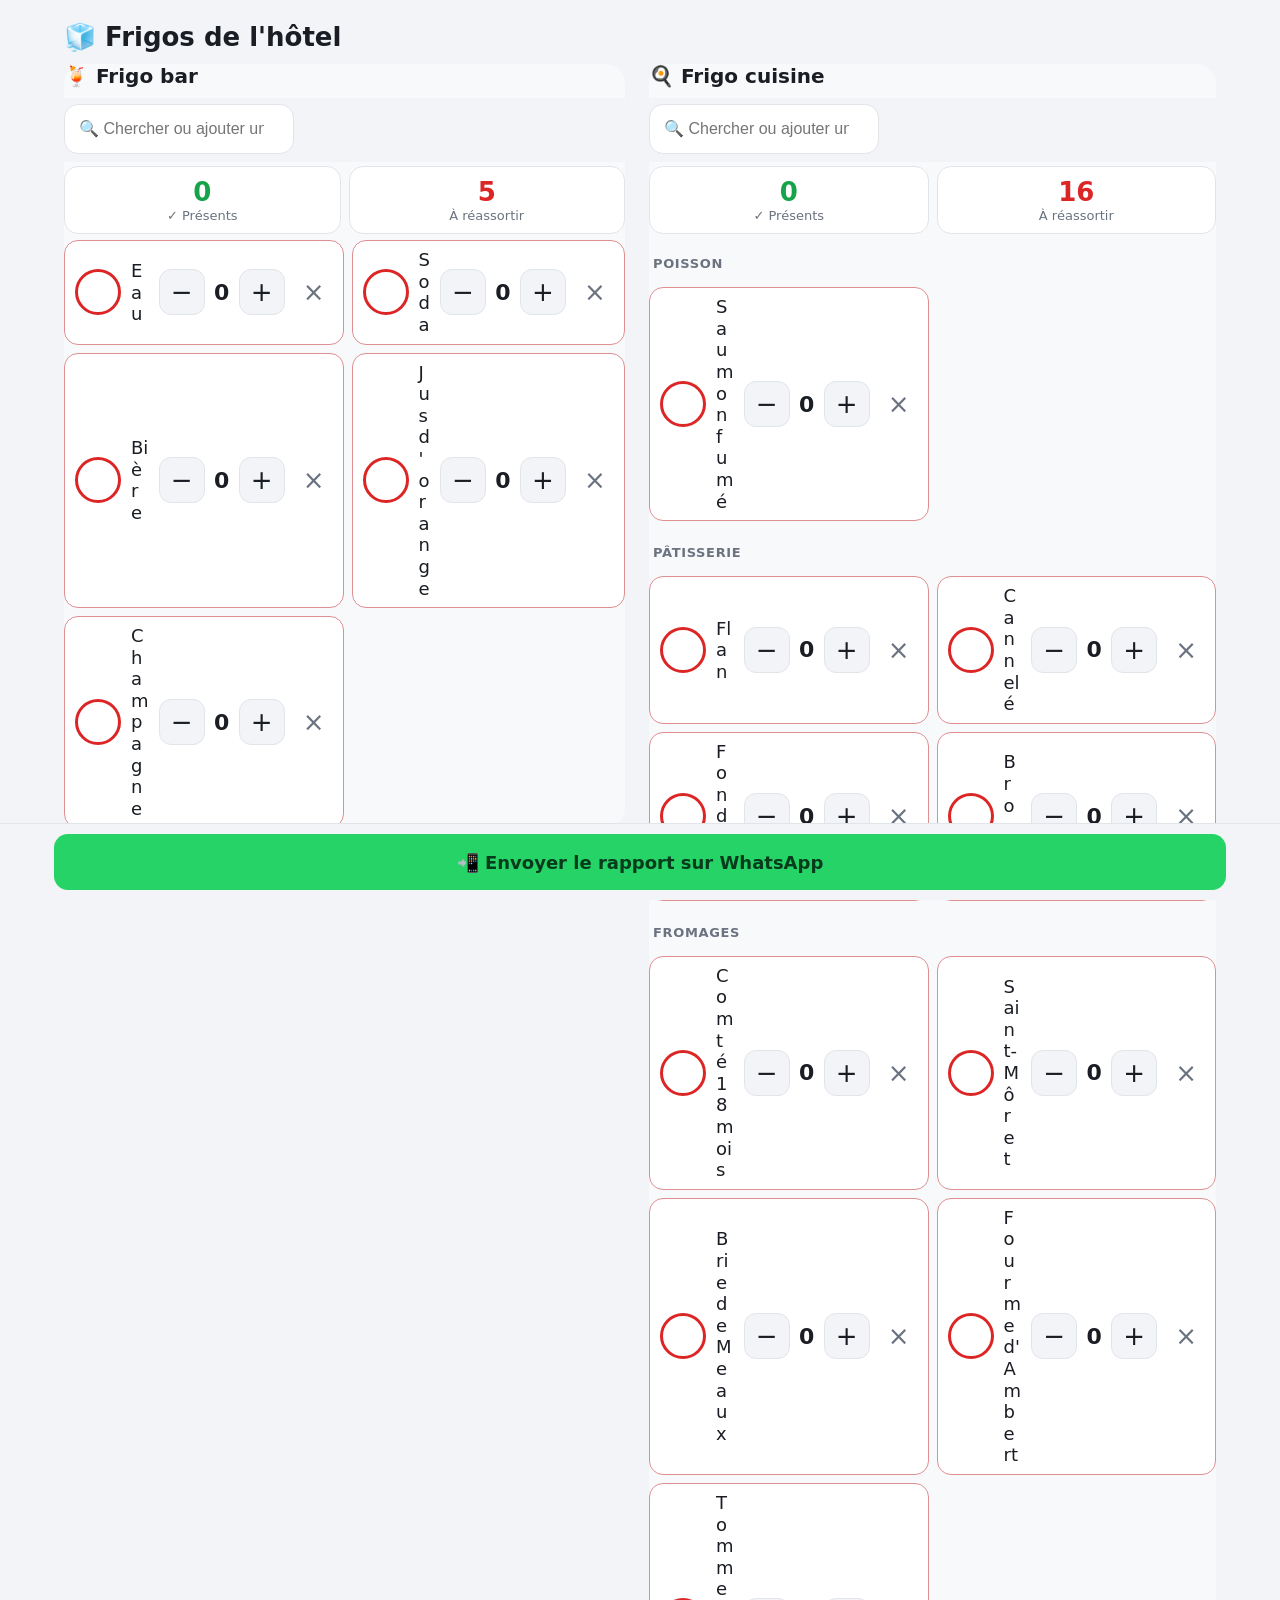
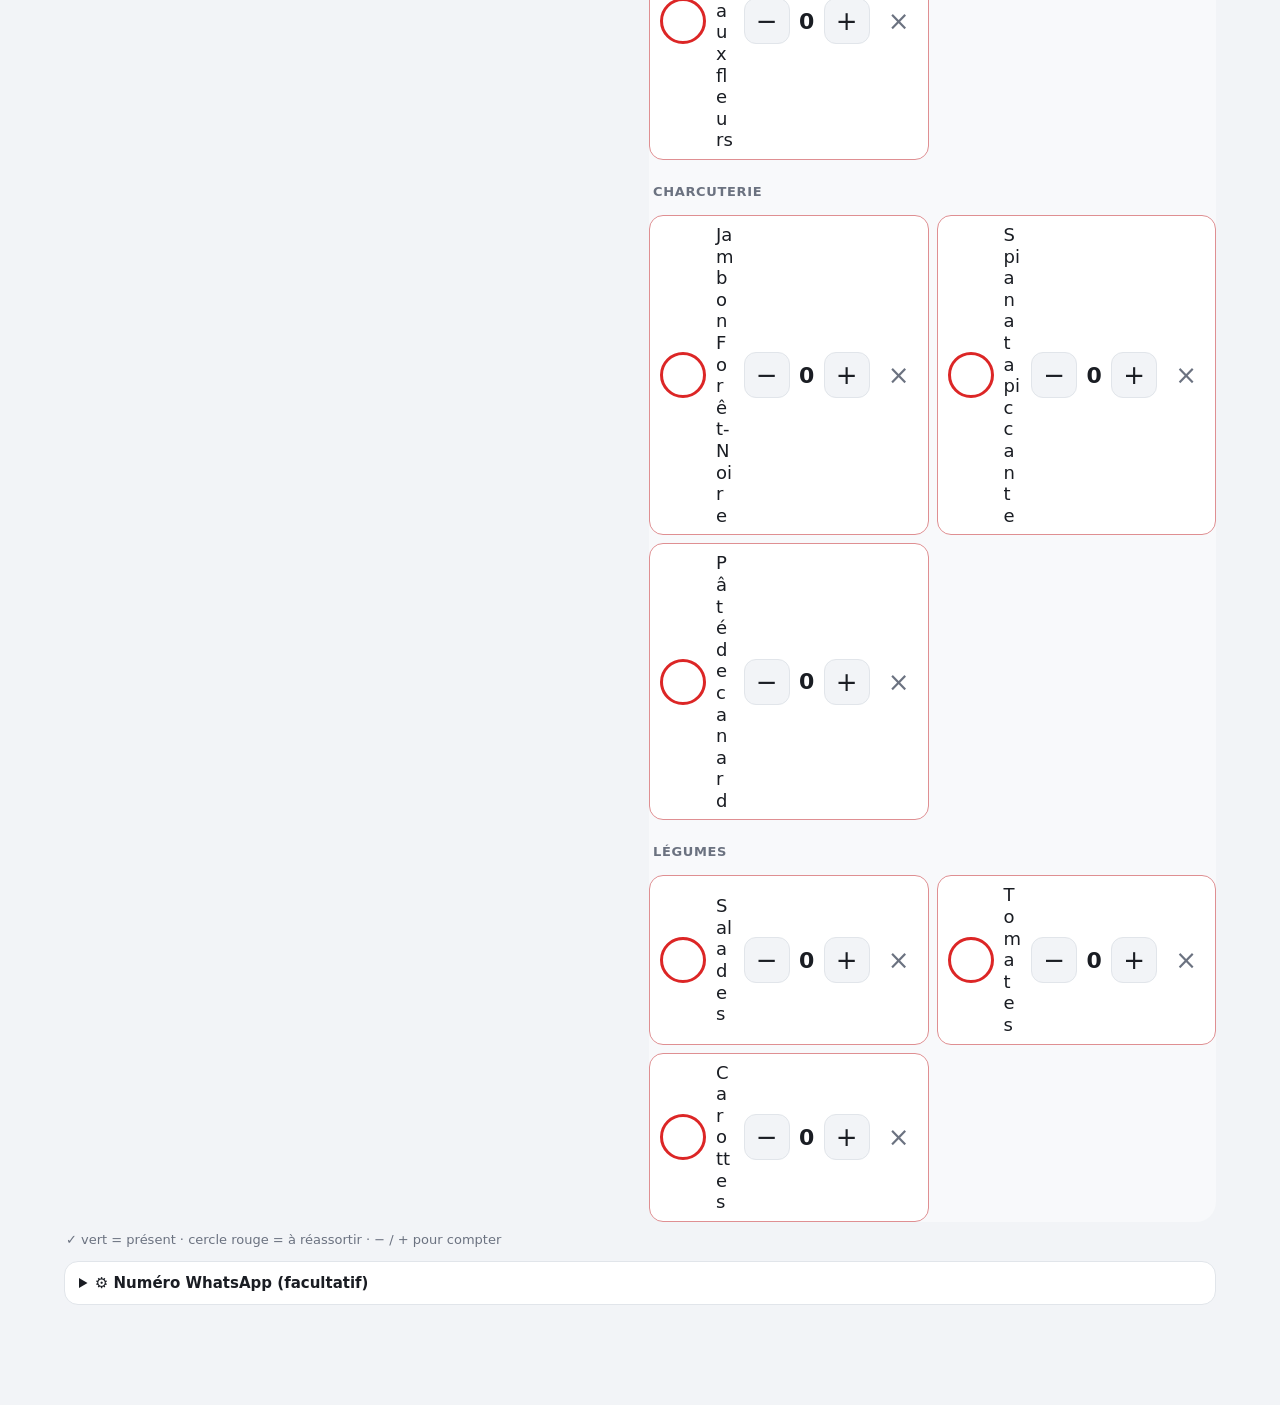
<file: frigos-hotel (1).html>
<!DOCTYPE html>
<html lang="fr">
<head>
<meta charset="utf-8">
<meta name="viewport" content="width=device-width, initial-scale=1, viewport-fit=cover">
<meta name="apple-mobile-web-app-capable" content="yes">
<meta name="mobile-web-app-capable" content="yes">
<meta name="apple-mobile-web-app-title" content="Frigos">
<meta name="theme-color" content="#0f766e">
<title>Frigos de l'hôtel</title>
<style>
:root{--bg:#f2f4f7;--card:#fff;--tx:#1a1d23;--mu:#6b7280;--bd:#e1e5ea;--ac:#0f766e;--ok:#16a34a;--out:#dc2626;
box-sizing:border-box;padding-top:env(safe-area-inset-top,0px)}
@media (prefers-color-scheme:dark){:root:not([data-theme="light"]){--bg:#0f1318;--card:#1a2028;--tx:#eef0f3;--mu:#9aa3af;--bd:#2b323c;--ac:#2dd4bf}}
:root[data-theme="dark"]{--bg:#0f1318;--card:#1a2028;--tx:#eef0f3;--mu:#9aa3af;--bd:#2b323c;--ac:#2dd4bf}
*{box-sizing:border-box;-webkit-tap-highlight-color:transparent}
html{-webkit-text-size-adjust:100%}
body{margin:0;background:var(--bg);color:var(--tx);font-family:system-ui,-apple-system,Segoe UI,Roboto,sans-serif;touch-action:manipulation;-webkit-user-select:none;user-select:none}
button{font-family:inherit;cursor:pointer}
main{max-width:1200px;margin:0 auto;padding:14px 14px calc(96px + env(safe-area-inset-bottom,0px))}
h1{font-size:22px;margin:2px 0 12px}
.tabs{display:grid;grid-template-columns:1fr 1fr;gap:8px;margin-bottom:12px}
.tab{min-height:52px;border-radius:14px;border:1px solid var(--bd);background:var(--card);color:var(--tx);font-size:17px;font-weight:700}
.tab.on{background:var(--ac);color:#fff;border-color:var(--ac)}
.panels{display:block}
.panel{display:none}
.panel.on{display:block}
.ph{display:none;font-size:20px;font-weight:800;margin:0 0 10px}
.sum{display:flex;gap:8px;margin-bottom:6px}
.sum div{flex:1;background:var(--card);border:1px solid var(--bd);border-radius:14px;padding:10px;text-align:center;font-size:13px;color:var(--mu)}
.sum b{display:block;font-size:26px;line-height:1.2}
.g{font-size:13px;font-weight:800;letter-spacing:.05em;text-transform:uppercase;color:var(--mu);margin:16px 4px 8px;grid-column:1/-1}
.list{display:grid;grid-template-columns:1fr;gap:8px}
.item{display:flex;align-items:center;gap:10px;background:var(--card);border:1px solid var(--bd);border-radius:14px;padding:8px 10px;min-height:62px}
.item.ko{border-color:color-mix(in srgb,var(--out) 45%,var(--bd))}
.item .n{flex:1;font-size:18px;line-height:1.2;overflow-wrap:anywhere}
.ck{width:46px;height:46px;border-radius:50%;border:3px solid var(--out);background:none;color:#fff;font-size:24px;font-weight:800;flex:none;padding:0}
.ck.on{background:var(--ok);border-color:var(--ok)}
.q{display:flex;align-items:center;flex:none}
.q button{width:46px;height:46px;border-radius:12px;border:1px solid var(--bd);background:var(--bg);color:var(--tx);font-size:26px;line-height:1;padding:0}
.q button:active,.ck:active,.tab:active{transform:scale(.94)}
.q span{min-width:34px;text-align:center;font-weight:800;font-size:22px}
.x{border:0;background:none;color:var(--mu);font-size:26px;width:38px;height:46px;padding:0;flex:none}
.sr{position:sticky;top:env(safe-area-inset-top,0px);z-index:5;background:var(--bg);padding:6px 0 8px;margin-bottom:4px}
.addrow{width:100%;margin-bottom:10px;background:var(--ac)}
.none{grid-column:1/-1;color:var(--mu);text-align:center;padding:18px}
input{flex:1;min-width:0;min-height:50px;padding:0 14px;border-radius:14px;border:1px solid var(--bd);background:var(--card);color:var(--tx);font-size:16px;-webkit-user-select:text;user-select:text}
.btn{border:0;border-radius:14px;min-height:50px;padding:0 20px;background:var(--ac);color:#fff;font-weight:800;font-size:18px}
.hint{font-size:13px;color:var(--mu);margin:10px 2px}
details{margin-top:14px;background:var(--card);border:1px solid var(--bd);border-radius:14px;padding:12px 14px}
summary{font-weight:700;font-size:15px}
details input{width:100%;margin-top:10px}
.bar{position:fixed;left:0;right:0;bottom:0;padding:10px 14px calc(10px + env(safe-area-inset-bottom,0px));background:var(--bg);border-top:1px solid var(--bd)}
.wa{display:block;width:100%;max-width:1172px;margin:0 auto;background:#25d366;color:#073b1c;min-height:56px;font-size:18px}
@media (min-width:700px){
main{padding:20px 24px calc(100px + env(safe-area-inset-bottom,0px))}
h1{font-size:26px}
.tabs{display:none}
.panels{display:grid;grid-template-columns:1fr 1fr;gap:24px;align-items:start}
.panel{display:block;background:color-mix(in srgb,var(--card) 40%,transparent);border-radius:20px}
.ph{display:block}
}
@media (min-width:1100px){.list{grid-template-columns:1fr 1fr}}
</style>
</head>
<body>
<main>
<h1>🧊 Frigos de l'hôtel</h1>
<div class="tabs">
<button class="tab on" data-t="bar">🍹 Frigo bar</button>
<button class="tab" data-t="cuisine">🍳 Frigo cuisine</button>
</div>
<div class="panels" id="panels"></div>
<div class="hint">✓ vert = présent · cercle rouge = à réassortir · − / + pour compter</div>
<details>
<summary>⚙️ Numéro WhatsApp (facultatif)</summary>
<input id="tel" type="tel" inputmode="numeric" placeholder="ex. 33612345678">
</details>
</main>
<div class="bar"><button class="btn wa" id="send">📲 Envoyer le rapport sur WhatsApp</button></div>
<script>
var KEY='frigos-hotel-v2';
function mk(g,list){return list.map(function(n){return {n:n,g:g,q:0,ok:false}})}
var S={
bar:mk('',['Eau','Soda','Bière',"Jus d'orange",'Champagne']),
cuisine:[].concat(
mk('Poisson',['Saumon fumé']),
mk('Pâtisserie',['Flan','Cannelé','Fondant','Brownie']),
mk('Fromages',['Comté 18 mois','Saint-Môret','Brie de Meaux',"Fourme d'Ambert",'Tomme aux fleurs']),
mk('Charcuterie',['Jambon Forêt-Noire','Spianata piccante','Pâté de canard']),
mk('Légumes',['Salades','Tomates','Carottes'])),
tel:''};
var tab='bar',Q={bar:'',cuisine:''},F=[['bar','🍹 Frigo bar'],['cuisine','🍳 Frigo cuisine']];
try{var r=localStorage.getItem(KEY);if(r){var p=JSON.parse(r);if(p&&p.bar&&p.cuisine)S=p}}catch(e){}
function save(){try{localStorage.setItem(KEY,JSON.stringify(S))}catch(e){}}
function esc(t){return String(t).replace(/[&<>"]/g,function(c){return {'&':'&amp;','<':'&lt;','>':'&gt;','"':'&quot;'}[c]})}
function norm(t){return String(t).toLowerCase().normalize('NFD').replace(/[\u0300-\u036f]/g,'').trim()}
var P=document.getElementById('panels');
P.innerHTML=F.map(function(f){return '<section class="panel" data-f="'+f[0]+'"><h2 class="ph">'+f[1]+'</h2><div class="sr"><input type="search" placeholder="🔍 Chercher ou ajouter un produit…" autocomplete="off" autocapitalize="sentences" enterkeyhint="done"></div><div class="body"></div></section>'}).join('');
function body(f){
var a=S[f],q=norm(Q[f]),ok=a.filter(function(i){return i.ok}).length;
var h='<div class="sum"><div><b style="color:var(--ok)">'+ok+'</b>✓ Présents</div><div><b style="color:var(--out)">'+(a.length-ok)+'</b>À réassortir</div></div>';
if(q&&!a.some(function(i){return norm(i.n)===q}))h+='<button class="btn addrow" data-a="1">+ Ajouter « '+esc(Q[f].trim())+' »</button>';
h+='<div class="list">';
var lg=null,n=0;
a.forEach(function(i,k){
if(q&&norm(i.n).indexOf(q)<0)return;
n++;
var g=i.g||'';
if(g!==lg){if(g||lg!==null)h+='<div class="g">'+esc(g||'Autres')+'</div>';lg=g}
h+='<div class="item'+(i.ok?'':' ko')+'"><button class="ck'+(i.ok?' on':'')+'" data-k="'+k+'" aria-label="Présent">'+(i.ok?'✓':'')+'</button><span class="n">'+esc(i.n)+'</span><div class="q"><button data-m="'+k+'" aria-label="Moins">−</button><span>'+i.q+'</span><button data-p="'+k+'" aria-label="Plus">+</button></div><button class="x" data-d="'+k+'" aria-label="Supprimer">×</button></div>';
});
if(!n)h+='<div class="none">Aucun résultat</div>';
h+='</div>';
P.querySelector('.panel[data-f="'+f+'"] .body').innerHTML=h;
}
function render(){
F.forEach(function(f){body(f[0])});
document.querySelectorAll('.panel').forEach(function(p){p.classList.toggle('on',p.dataset.f===tab)});
document.querySelectorAll('.tab').forEach(function(b){b.classList.toggle('on',b.dataset.t===tab)});
}
function addItem(f){
var v=Q[f].trim();
if(!v||S[f].some(function(i){return norm(i.n)===norm(v)}))return;
S[f].push({n:v.charAt(0).toUpperCase()+v.slice(1),g:'',q:0,ok:false});
Q[f]='';P.querySelector('.panel[data-f="'+f+'"] input').value='';
save();body(f);
}
P.onclick=function(e){
var t=e.target.closest('button');if(!t)return;
var f=t.closest('.panel').dataset.f,a=S[f],d=t.dataset,i;
if(d.a){addItem(f);return}
if(d.k!==undefined){i=a[+d.k];i.ok=!i.ok}
else if(d.p!==undefined){i=a[+d.p];i.q++;i.ok=true}
else if(d.m!==undefined){i=a[+d.m];if(i.q>0)i.q--;if(i.q===0)i.ok=false}
else if(d.d!==undefined){a.splice(+d.d,1)}
else return;
save();body(f);
};
P.oninput=function(e){
if(e.target.tagName!=='INPUT')return;
var f=e.target.closest('.panel').dataset.f;Q[f]=e.target.value;body(f);
};
P.onkeydown=function(e){
if(e.key==='Enter'&&e.target.tagName==='INPUT'){addItem(e.target.closest('.panel').dataset.f);e.target.blur()}
};
document.querySelectorAll('.tab').forEach(function(b){b.onclick=function(){tab=b.dataset.t;render()}});
var tel=document.getElementById('tel');tel.value=S.tel||'';
tel.onchange=function(){S.tel=tel.value.replace(/\D/g,'');save()};
document.getElementById('send').onclick=function(){
var d=new Date().toLocaleDateString('fr-FR',{weekday:'long',day:'numeric',month:'long'});
var t='🧊 Rapport frigos — '+d+'\n';
F.forEach(function(g){
var a=S[g[0]],o=a.filter(function(i){return !i.ok}),k=a.filter(function(i){return i.ok});
t+='\n*'+g[1]+'*\n';
if(o.length)t+='❌ À réassortir : '+o.map(function(i){return i.n}).join(', ')+'\n';
t+='✅ OK : '+(k.length?k.map(function(i){return i.n+(i.q?' ×'+i.q:'')}).join(', '):'—')+'\n';
});
var n=(S.tel||'').replace(/\D/g,'');
var a=document.createElement('a');
a.href='https://wa.me/'+n+'?text='+encodeURIComponent(t);a.target='_blank';a.rel='noopener';
document.body.appendChild(a);a.click();a.remove();
};
render();
</script>
</body>
</html>
</file>
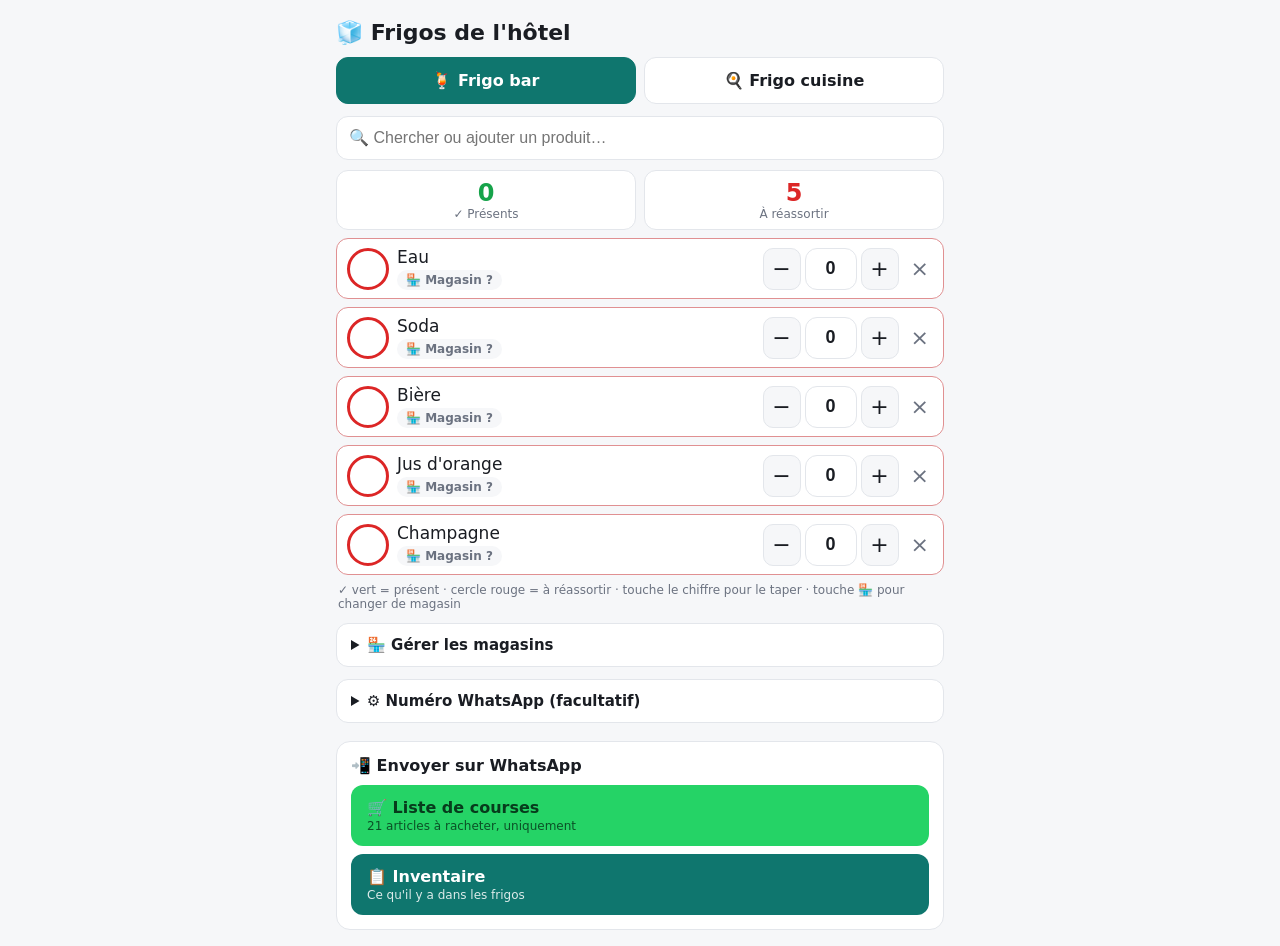
<file: frigos-hotel (2).html>
<!DOCTYPE html>
<html lang="fr">
<head>
<meta charset="utf-8">
<meta name="viewport" content="width=device-width, initial-scale=1, viewport-fit=cover">
<meta name="apple-mobile-web-app-capable" content="yes">
<meta name="mobile-web-app-capable" content="yes">
<meta name="apple-mobile-web-app-title" content="Frigos">
<meta name="theme-color" content="#0f766e">
<title>Frigos de l'hôtel</title>
<style>
:root{--bg:#f6f7f9;--card:#fff;--tx:#1a1d23;--mu:#6b7280;--bd:#e3e6eb;--ac:#0f766e;--ok:#16a34a;--out:#dc2626;
box-sizing:border-box;padding-top:env(safe-area-inset-top,0px);padding-bottom:env(safe-area-inset-bottom,0px)}
@media (prefers-color-scheme:dark){:root:not([data-theme="light"]){--bg:#111418;--card:#1b2027;--tx:#eef0f3;--mu:#9aa3af;--bd:#2b323c;--ac:#2dd4bf}}
:root[data-theme="dark"]{--bg:#111418;--card:#1b2027;--tx:#eef0f3;--mu:#9aa3af;--bd:#2b323c;--ac:#2dd4bf}
*{box-sizing:border-box;-webkit-tap-highlight-color:transparent}
html{-webkit-text-size-adjust:100%}
body{margin:0;background:var(--bg);color:var(--tx);font-family:system-ui,-apple-system,Segoe UI,Roboto,sans-serif;touch-action:manipulation}
button{font-family:inherit;cursor:pointer}
main{max-width:640px;margin:0 auto;padding:16px}
h1{font-size:22px;margin:4px 0 12px}
.tabs{display:grid;grid-template-columns:1fr 1fr;gap:8px;margin-bottom:12px}
.tab{padding:13px;border-radius:12px;border:1px solid var(--bd);background:var(--card);color:var(--tx);font-size:16px;font-weight:700}
.tab.on{background:var(--ac);color:#fff;border-color:var(--ac)}
input{min-width:0;padding:12px;border-radius:12px;border:1px solid var(--bd);background:var(--card);color:var(--tx);font-size:16px}
.s{width:100%;margin-bottom:10px}
.sum{display:flex;gap:8px;margin-bottom:8px}
.sum div{flex:1;background:var(--card);border:1px solid var(--bd);border-radius:12px;padding:8px;text-align:center;font-size:12px;color:var(--mu)}
.sum b{display:block;font-size:24px}
.btn{border:0;border-radius:12px;padding:13px 16px;background:var(--ac);color:#fff;font-weight:700;font-size:16px}
.addrow{width:100%;margin-bottom:8px}
.g{font-size:12px;font-weight:700;letter-spacing:.04em;text-transform:uppercase;color:var(--mu);margin:14px 4px 6px}
.item{display:flex;align-items:center;gap:8px;background:var(--card);border:1px solid var(--bd);border-radius:12px;padding:8px 10px;margin-bottom:8px}
.item.ko{border-color:color-mix(in srgb,var(--out) 45%,var(--bd))}
.nm{flex:1;min-width:0}
.n{display:block;font-size:17px;overflow-wrap:anywhere}
.shop{margin-top:3px;border:0;border-radius:999px;padding:3px 9px;font-size:12px;font-weight:600;background:color-mix(in srgb,var(--ac) 16%,transparent);color:var(--ac)}
.shop.no{background:var(--bg);color:var(--mu)}
.ck{width:42px;height:42px;border-radius:50%;border:3px solid var(--out);background:none;color:#fff;font-size:22px;font-weight:800;flex:none;padding:0}
.ck.on{background:var(--ok);border-color:var(--ok)}
.q{display:flex;align-items:center;gap:4px;flex:none}
.q button{width:38px;height:42px;border-radius:10px;border:1px solid var(--bd);background:var(--bg);color:var(--tx);font-size:22px;line-height:1;padding:0}
.qi{width:52px;height:42px;padding:0;text-align:center;font-weight:800;font-size:18px}
.x{border:0;background:none;color:var(--mu);font-size:22px;padding:4px 4px;flex:none}
.none{color:var(--mu);text-align:center;padding:18px}
.hint{font-size:12px;color:var(--mu);margin:8px 2px}
details{margin-top:12px;background:var(--card);border:1px solid var(--bd);border-radius:12px;padding:12px 14px}
summary{font-weight:700;font-size:15px}
.row{display:flex;gap:8px;margin-top:10px}
.row input{flex:1}
.chips{display:flex;flex-wrap:wrap;gap:6px;margin-top:10px}
.chip{display:inline-flex;align-items:center;gap:2px;background:var(--bg);border:1px solid var(--bd);border-radius:999px;padding:4px 4px 4px 12px;font-size:14px}
.chip button{border:0;background:none;color:var(--mu);font-size:18px;padding:0 6px}
.send{margin-top:18px;background:var(--card);border:1px solid var(--bd);border-radius:14px;padding:14px}
.lab{font-weight:800;margin-bottom:10px}
.send .btn{display:block;width:100%;text-align:left;margin-top:8px}
.send small{display:block;font-weight:500;font-size:12px;opacity:.85;margin-top:2px}
.wa{background:#25d366;color:#073b1c}
</style>
</head>
<body>
<main>
<h1>🧊 Frigos de l'hôtel</h1>
<div class="tabs">
<button class="tab on" data-t="bar">🍹 Frigo bar</button>
<button class="tab" data-t="cuisine">🍳 Frigo cuisine</button>
</div>
<input class="s" id="s" type="search" placeholder="🔍 Chercher ou ajouter un produit…" autocomplete="off" autocapitalize="sentences" enterkeyhint="done">
<div id="body"></div>
<div class="hint">✓ vert = présent · cercle rouge = à réassortir · touche le chiffre pour le taper · touche 🏪 pour changer de magasin</div>
<details>
<summary>🏪 Gérer les magasins</summary>
<div class="chips" id="chips"></div>
<div class="row"><input id="ns" placeholder="Nouveau magasin…" autocomplete="off"><button class="btn" id="nsb">+</button></div>
</details>
<details>
<summary>⚙️ Numéro WhatsApp (facultatif)</summary>
<div class="row"><input id="tel" type="tel" inputmode="numeric" placeholder="ex. 33612345678"></div>
</details>
<div class="send">
<div class="lab">📲 Envoyer sur WhatsApp</div>
<button class="btn wa" id="sc"></button>
<button class="btn" id="si">📋 Inventaire<small>Ce qu'il y a dans les frigos</small></button>
</div>
</main>
<script>
var KEY='frigos-hotel-v2';
function mk(g,list){return list.map(function(n){return {n:n,g:g,q:0,ok:false,shop:''}})}
var S={
bar:mk('',['Eau','Soda','Bière',"Jus d'orange",'Champagne']),
cuisine:[].concat(
mk('Poisson',['Saumon fumé']),
mk('Pâtisserie',['Flan','Cannelé','Fondant','Brownie']),
mk('Fromages',['Comté 18 mois','Saint-Môret','Brie de Meaux',"Fourme d'Ambert",'Tomme aux fleurs']),
mk('Charcuterie',['Jambon Forêt-Noire','Spianata piccante','Pâté de canard']),
mk('Légumes',['Salades','Tomates','Carottes'])),
shops:['Metro','La Vie Claire'],tel:''};
try{var r=localStorage.getItem(KEY);if(r){var p=JSON.parse(r);if(p&&p.bar&&p.cuisine){S=p;if(!S.shops)S.shops=['Metro','La Vie Claire']}}}catch(e){}
var tab='bar',Q={bar:'',cuisine:''},F=[['bar','🍹 Frigo bar'],['cuisine','🍳 Frigo cuisine']];
function save(){try{localStorage.setItem(KEY,JSON.stringify(S))}catch(e){}}
function esc(t){return String(t).replace(/[&<>"]/g,function(c){return {'&':'&amp;','<':'&lt;','>':'&gt;','"':'&quot;'}[c]})}
function norm(t){return String(t).toLowerCase().normalize('NFD').replace(/[\u0300-\u036f]/g,'').trim()}
function shopOf(i){return (i.shop&&S.shops.indexOf(i.shop)>=0)?i.shop:''}
function toBuy(){var o=[];F.forEach(function(f){S[f[0]].forEach(function(i){if(!i.ok)o.push(i)})});return o}
var B=document.getElementById('body'),SI=document.getElementById('s');
function render(){
var a=S[tab],q=norm(Q[tab]),ok=a.filter(function(i){return i.ok}).length;
var h='<div class="sum"><div><b style="color:var(--ok)">'+ok+'</b>✓ Présents</div><div><b style="color:var(--out)">'+(a.length-ok)+'</b>À réassortir</div></div>';
if(q&&!a.some(function(i){return norm(i.n)===q}))h+='<button class="btn addrow" data-a="1">+ Ajouter « '+esc(Q[tab].trim())+' »</button>';
var lg=null,n=0;
a.forEach(function(i,k){
if(q&&norm(i.n).indexOf(q)<0)return;
n++;
var g=i.g||'',sh=shopOf(i);
if(g!==lg){if(g||lg!==null)h+='<div class="g">'+esc(g||'Autres')+'</div>';lg=g}
h+='<div class="item'+(i.ok?'':' ko')+'"><button class="ck'+(i.ok?' on':'')+'" data-k="'+k+'" aria-label="Présent">'+(i.ok?'✓':'')+'</button><div class="nm"><span class="n">'+esc(i.n)+'</span><button class="shop'+(sh?'':' no')+'" data-s="'+k+'">🏪 '+esc(sh||'Magasin ?')+'</button></div><div class="q"><button data-m="'+k+'" aria-label="Moins">−</button><input class="qi" type="text" inputmode="numeric" data-i="'+k+'" value="'+i.q+'" aria-label="Quantité"><button data-p="'+k+'" aria-label="Plus">+</button></div><button class="x" data-d="'+k+'" aria-label="Supprimer">×</button></div>';
});
if(!n)h+='<div class="none">Aucun résultat</div>';
var act=document.activeElement,keep=act&&act.classList&&act.classList.contains('qi')?act.dataset.i:null;
B.innerHTML=h;
document.querySelectorAll('.tab').forEach(function(b){b.classList.toggle('on',b.dataset.t===tab)});
var c=toBuy().length;
document.getElementById('sc').innerHTML='🛒 Liste de courses<small>'+(c?c+' article'+(c>1?'s':'')+' à racheter, uniquement':'Rien à racheter pour le moment')+'</small>';
}
function renderShops(){
document.getElementById('chips').innerHTML=S.shops.map(function(s,k){return '<span class="chip">'+esc(s)+'<button data-ds="'+k+'" aria-label="Supprimer">×</button></span>'}).join('')||'<span class="hint">Aucun magasin.</span>';
}
function addItem(){
var v=Q[tab].trim();
if(!v||S[tab].some(function(i){return norm(i.n)===norm(v)}))return;
S[tab].push({n:v.charAt(0).toUpperCase()+v.slice(1),g:'',q:0,ok:false,shop:''});
Q[tab]='';SI.value='';save();render();
}
B.onclick=function(e){
var t=e.target.closest('button');if(!t)return;
var a=S[tab],d=t.dataset,i;
if(d.a){addItem();return}
if(d.k!==undefined){i=a[+d.k];i.ok=!i.ok}
else if(d.p!==undefined){i=a[+d.p];i.q++;i.ok=true}
else if(d.m!==undefined){i=a[+d.m];if(i.q>0)i.q--;if(i.q===0)i.ok=false}
else if(d.s!==undefined){i=a[+d.s];var j=S.shops.indexOf(shopOf(i));i.shop=(j+1<S.shops.length)?S.shops[j+1]:''}
else if(d.d!==undefined){a.splice(+d.d,1)}
else return;
save();render();
};
B.addEventListener('focusin',function(e){if(e.target.classList.contains('qi'))e.target.select()});
B.addEventListener('change',function(e){
if(!e.target.classList.contains('qi'))return;
var i=S[tab][+e.target.dataset.i],v=parseInt(String(e.target.value).replace(/\D/g,''),10);
i.q=isNaN(v)?0:Math.min(v,9999);i.ok=i.q>0;
save();render();
});
B.addEventListener('keydown',function(e){if(e.key==='Enter'&&e.target.classList.contains('qi'))e.target.blur()});
SI.oninput=function(){Q[tab]=SI.value;render()};
SI.onkeydown=function(e){if(e.key==='Enter'){addItem();SI.blur()}};
document.querySelectorAll('.tab').forEach(function(b){b.onclick=function(){tab=b.dataset.t;SI.value=Q[tab];render()}});
document.getElementById('chips').onclick=function(e){
var t=e.target.closest('button');if(!t)return;
var name=S.shops.splice(+t.dataset.ds,1)[0];
F.forEach(function(f){S[f[0]].forEach(function(i){if(i.shop===name)i.shop=''})});
save();renderShops();render();
};
function addShop(){
var f=document.getElementById('ns'),v=f.value.trim();
if(!v||S.shops.some(function(s){return norm(s)===norm(v)}))return;
S.shops.push(v);f.value='';save();renderShops();render();
}
document.getElementById('nsb').onclick=addShop;
document.getElementById('ns').onkeydown=function(e){if(e.key==='Enter')addShop()};
var tel=document.getElementById('tel');tel.value=S.tel||'';
tel.onchange=function(){S.tel=tel.value.replace(/\D/g,'');save()};
function dateFr(){return new Date().toLocaleDateString('fr-FR',{weekday:'long',day:'numeric',month:'long'})}
function wa(t){
var n=(S.tel||'').replace(/\D/g,'');
var a=document.createElement('a');
a.href='https://wa.me/'+n+'?text='+encodeURIComponent(t);a.target='_blank';a.rel='noopener';
document.body.appendChild(a);a.click();a.remove();
}
document.getElementById('sc').onclick=function(){
var l=toBuy(),t='🛒 *LISTE DE COURSES*\n'+dateFr()+'\n';
if(!l.length){wa(t+'\nRien à racheter 🎉');return}
var groups=S.shops.concat(['']);
groups.forEach(function(s){
var it=l.filter(function(i){return shopOf(i)===s});
if(!it.length)return;
t+='\n🏪 *'+(s?s.toUpperCase():'SANS MAGASIN')+'*\n';
it.forEach(function(i){t+='• '+i.n+(i.q>0?' (reste '+i.q+')':'')+'\n'});
});
t+='\n*Total : '+l.length+' article'+(l.length>1?'s':'')+'*';
wa(t);
};
document.getElementById('si').onclick=function(){
var t='📋 *INVENTAIRE DES FRIGOS*\n'+dateFr()+'\n';
F.forEach(function(f){
var a=S[f[0]],ok=a.filter(function(i){return i.ok}),ko=a.filter(function(i){return !i.ok});
t+='\n'+f[1].toUpperCase().replace(/^(\S+) /,'$1 *')+'*\n';
t+=ok.length+' en stock · '+ko.length+' à réassortir\n';
if(ok.length){
t+='\n✅ *En stock*\n';
var lg=null;
ok.forEach(function(i){
var g=i.g||'';
if(g&&g!==lg)t+='_'+g+'_\n';
lg=g;
t+='• '+i.n+' : '+(i.q>0?'*'+i.q+'*':'✓')+'\n';
});
}
if(ko.length){
t+='\n❌ *À réassortir*\n';
ko.forEach(function(i){t+='• '+i.n+'\n'});
}
});
wa(t.replace(/\s+$/,''));
};
renderShops();render();
</script>
</body>
</html>
</file>
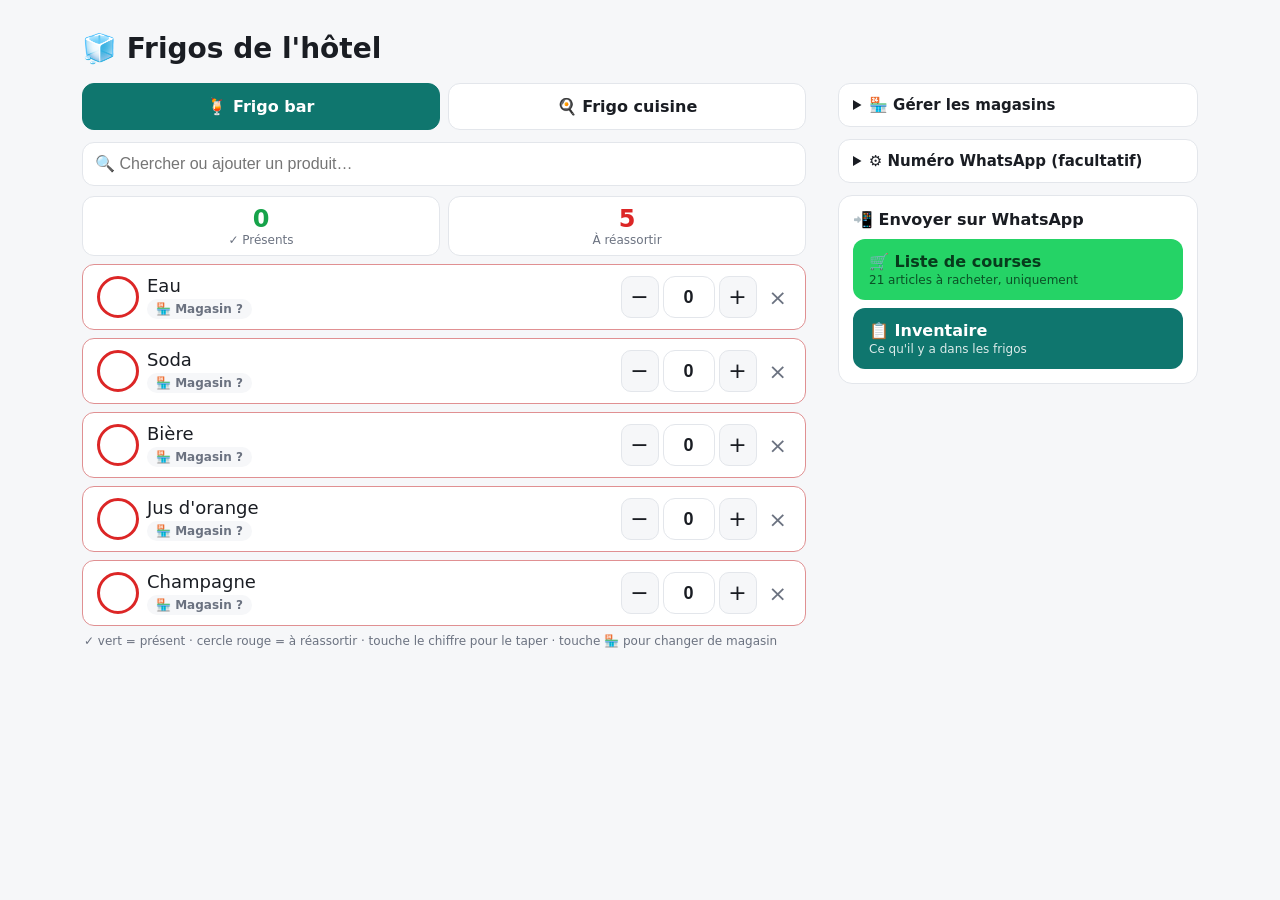
<file: frigos-hotel (3).html>
<!DOCTYPE html>
<html lang="fr">
<head>
<meta charset="utf-8">
<meta name="viewport" content="width=device-width, initial-scale=1, viewport-fit=cover">
<meta name="apple-mobile-web-app-capable" content="yes">
<meta name="mobile-web-app-capable" content="yes">
<meta name="apple-mobile-web-app-title" content="Frigos">
<meta name="theme-color" content="#0f766e">
<title>Frigos de l'hôtel</title>
<style>
:root{--bg:#f6f7f9;--card:#fff;--tx:#1a1d23;--mu:#6b7280;--bd:#e3e6eb;--ac:#0f766e;--ok:#16a34a;--out:#dc2626;
box-sizing:border-box;padding-top:env(safe-area-inset-top,0px);padding-bottom:env(safe-area-inset-bottom,0px)}
@media (prefers-color-scheme:dark){:root:not([data-theme="light"]){--bg:#111418;--card:#1b2027;--tx:#eef0f3;--mu:#9aa3af;--bd:#2b323c;--ac:#2dd4bf}}
:root[data-theme="dark"]{--bg:#111418;--card:#1b2027;--tx:#eef0f3;--mu:#9aa3af;--bd:#2b323c;--ac:#2dd4bf}
*{box-sizing:border-box;-webkit-tap-highlight-color:transparent}
html{-webkit-text-size-adjust:100%}
body{margin:0;background:var(--bg);color:var(--tx);font-family:system-ui,-apple-system,Segoe UI,Roboto,sans-serif;touch-action:manipulation}
button{font-family:inherit;cursor:pointer}
main{max-width:640px;margin:0 auto;padding:16px}
h1{font-size:22px;margin:4px 0 12px}
.tabs{display:grid;grid-template-columns:1fr 1fr;gap:8px;margin-bottom:12px}
.tab{padding:13px;border-radius:12px;border:1px solid var(--bd);background:var(--card);color:var(--tx);font-size:16px;font-weight:700}
.tab.on{background:var(--ac);color:#fff;border-color:var(--ac)}
input{min-width:0;padding:12px;border-radius:12px;border:1px solid var(--bd);background:var(--card);color:var(--tx);font-size:16px}
.s{width:100%;margin-bottom:10px}
.sum{display:flex;gap:8px;margin-bottom:8px}
.sum div{flex:1;background:var(--card);border:1px solid var(--bd);border-radius:12px;padding:8px;text-align:center;font-size:12px;color:var(--mu)}
.sum b{display:block;font-size:24px}
.btn{border:0;border-radius:12px;padding:13px 16px;background:var(--ac);color:#fff;font-weight:700;font-size:16px}
.addrow{width:100%;margin-bottom:8px}
.g{font-size:12px;font-weight:700;letter-spacing:.04em;text-transform:uppercase;color:var(--mu);margin:14px 4px 6px}
.item{display:flex;align-items:center;gap:8px;background:var(--card);border:1px solid var(--bd);border-radius:12px;padding:8px 10px;margin-bottom:8px}
.item.ko{border-color:color-mix(in srgb,var(--out) 45%,var(--bd))}
.nm{flex:1;min-width:0}
.n{display:block;font-size:17px;overflow-wrap:anywhere}
.shop{margin-top:3px;border:0;border-radius:999px;padding:3px 9px;font-size:12px;font-weight:600;background:color-mix(in srgb,var(--ac) 16%,transparent);color:var(--ac)}
.shop.no{background:var(--bg);color:var(--mu)}
.ck{width:42px;height:42px;border-radius:50%;border:3px solid var(--out);background:none;color:#fff;font-size:22px;font-weight:800;flex:none;padding:0}
.ck.on{background:var(--ok);border-color:var(--ok)}
.q{display:flex;align-items:center;gap:4px;flex:none}
.q button{width:38px;height:42px;border-radius:10px;border:1px solid var(--bd);background:var(--bg);color:var(--tx);font-size:22px;line-height:1;padding:0}
.qi{width:52px;height:42px;padding:0;text-align:center;font-weight:800;font-size:18px}
.x{border:0;background:none;color:var(--mu);font-size:22px;padding:4px 4px;flex:none}
.none{color:var(--mu);text-align:center;padding:18px}
.hint{font-size:12px;color:var(--mu);margin:8px 2px}
details{margin-top:12px;background:var(--card);border:1px solid var(--bd);border-radius:12px;padding:12px 14px}
summary{font-weight:700;font-size:15px}
.row{display:flex;gap:8px;margin-top:10px}
.row input{flex:1}
.chips{display:flex;flex-wrap:wrap;gap:6px;margin-top:10px}
.chip{display:inline-flex;align-items:center;gap:2px;background:var(--bg);border:1px solid var(--bd);border-radius:999px;padding:4px 4px 4px 12px;font-size:14px}
.chip button{border:0;background:none;color:var(--mu);font-size:18px;padding:0 6px}
.send{margin-top:18px;background:var(--card);border:1px solid var(--bd);border-radius:14px;padding:14px}
.lab{font-weight:800;margin-bottom:10px}
.send .btn{display:block;width:100%;text-align:left;margin-top:8px}
.send small{display:block;font-weight:500;font-size:12px;opacity:.85;margin-top:2px}
.wa{background:#25d366;color:#073b1c}
:focus-visible{outline:2px solid var(--ac);outline-offset:2px}
@media (hover:hover){.btn:hover,.tab:hover,.q button:hover,.shop:hover{filter:brightness(.95)}.ck:hover{opacity:.8}.x:hover{color:var(--out)}summary{cursor:pointer}}
@media (min-width:960px){
main{max-width:1180px;padding:28px 32px}
h1{font-size:28px;margin-bottom:18px}
.layout{display:grid;grid-template-columns:minmax(0,1fr) 360px;gap:32px;align-items:start}
.side{position:sticky;top:20px;max-height:calc(100vh - 40px);overflow:auto}
.side details:first-child{margin-top:0}
.send{margin-top:12px}
.item{padding:10px 14px}
.n{font-size:18px}
}
</style>
</head>
<body>
<main>
<h1>🧊 Frigos de l'hôtel</h1>
<div class="layout">
<div class="colmain">
<div class="tabs">
<button class="tab on" data-t="bar">🍹 Frigo bar</button>
<button class="tab" data-t="cuisine">🍳 Frigo cuisine</button>
</div>
<input class="s" id="s" type="search" placeholder="🔍 Chercher ou ajouter un produit…" autocomplete="off" autocapitalize="sentences" enterkeyhint="done">
<div id="body"></div>
<div class="hint">✓ vert = présent · cercle rouge = à réassortir · touche le chiffre pour le taper · touche 🏪 pour changer de magasin</div>
</div>
<aside class="side">
<details>
<summary>🏪 Gérer les magasins</summary>
<div class="chips" id="chips"></div>
<div class="row"><input id="ns" placeholder="Nouveau magasin…" autocomplete="off"><button class="btn" id="nsb">+</button></div>
</details>
<details>
<summary>⚙️ Numéro WhatsApp (facultatif)</summary>
<div class="row"><input id="tel" type="tel" inputmode="numeric" placeholder="ex. 33612345678"></div>
</details>
<div class="send">
<div class="lab">📲 Envoyer sur WhatsApp</div>
<button class="btn wa" id="sc"></button>
<button class="btn" id="si">📋 Inventaire<small>Ce qu'il y a dans les frigos</small></button>
</div>
</aside>
</div>
</main>
<script>
var KEY='frigos-hotel-v2';
function mk(g,list){return list.map(function(n){return {n:n,g:g,q:0,ok:false,shop:''}})}
var S={
bar:mk('',['Eau','Soda','Bière',"Jus d'orange",'Champagne']),
cuisine:[].concat(
mk('Poisson',['Saumon fumé']),
mk('Pâtisserie',['Flan','Cannelé','Fondant','Brownie']),
mk('Fromages',['Comté 18 mois','Saint-Môret','Brie de Meaux',"Fourme d'Ambert",'Tomme aux fleurs']),
mk('Charcuterie',['Jambon Forêt-Noire','Spianata piccante','Pâté de canard']),
mk('Légumes',['Salades','Tomates','Carottes'])),
shops:['Metro','La Vie Claire'],tel:''};
try{var r=localStorage.getItem(KEY);if(r){var p=JSON.parse(r);if(p&&p.bar&&p.cuisine){S=p;if(!S.shops)S.shops=['Metro','La Vie Claire']}}}catch(e){}
var tab='bar',Q={bar:'',cuisine:''},F=[['bar','🍹 Frigo bar'],['cuisine','🍳 Frigo cuisine']];
function save(){try{localStorage.setItem(KEY,JSON.stringify(S))}catch(e){}}
function esc(t){return String(t).replace(/[&<>"]/g,function(c){return {'&':'&amp;','<':'&lt;','>':'&gt;','"':'&quot;'}[c]})}
function norm(t){return String(t).toLowerCase().normalize('NFD').replace(/[\u0300-\u036f]/g,'').trim()}
function shopOf(i){return (i.shop&&S.shops.indexOf(i.shop)>=0)?i.shop:''}
function toBuy(){var o=[];F.forEach(function(f){S[f[0]].forEach(function(i){if(!i.ok)o.push(i)})});return o}
var B=document.getElementById('body'),SI=document.getElementById('s');
function render(){
var a=S[tab],q=norm(Q[tab]),ok=a.filter(function(i){return i.ok}).length;
var h='<div class="sum"><div><b style="color:var(--ok)">'+ok+'</b>✓ Présents</div><div><b style="color:var(--out)">'+(a.length-ok)+'</b>À réassortir</div></div>';
if(q&&!a.some(function(i){return norm(i.n)===q}))h+='<button class="btn addrow" data-a="1">+ Ajouter « '+esc(Q[tab].trim())+' »</button>';
var lg=null,n=0;
a.forEach(function(i,k){
if(q&&norm(i.n).indexOf(q)<0)return;
n++;
var g=i.g||'',sh=shopOf(i);
if(g!==lg){if(g||lg!==null)h+='<div class="g">'+esc(g||'Autres')+'</div>';lg=g}
h+='<div class="item'+(i.ok?'':' ko')+'"><button class="ck'+(i.ok?' on':'')+'" data-k="'+k+'" aria-label="Présent">'+(i.ok?'✓':'')+'</button><div class="nm"><span class="n">'+esc(i.n)+'</span><button class="shop'+(sh?'':' no')+'" data-s="'+k+'">🏪 '+esc(sh||'Magasin ?')+'</button></div><div class="q"><button data-m="'+k+'" aria-label="Moins">−</button><input class="qi" type="text" inputmode="numeric" data-i="'+k+'" value="'+i.q+'" aria-label="Quantité"><button data-p="'+k+'" aria-label="Plus">+</button></div><button class="x" data-d="'+k+'" aria-label="Supprimer">×</button></div>';
});
if(!n)h+='<div class="none">Aucun résultat</div>';
var act=document.activeElement,keep=act&&act.classList&&act.classList.contains('qi')?act.dataset.i:null;
B.innerHTML=h;
document.querySelectorAll('.tab').forEach(function(b){b.classList.toggle('on',b.dataset.t===tab)});
var c=toBuy().length;
document.getElementById('sc').innerHTML='🛒 Liste de courses<small>'+(c?c+' article'+(c>1?'s':'')+' à racheter, uniquement':'Rien à racheter pour le moment')+'</small>';
}
function renderShops(){
document.getElementById('chips').innerHTML=S.shops.map(function(s,k){return '<span class="chip">'+esc(s)+'<button data-ds="'+k+'" aria-label="Supprimer">×</button></span>'}).join('')||'<span class="hint">Aucun magasin.</span>';
}
function addItem(){
var v=Q[tab].trim();
if(!v||S[tab].some(function(i){return norm(i.n)===norm(v)}))return;
S[tab].push({n:v.charAt(0).toUpperCase()+v.slice(1),g:'',q:0,ok:false,shop:''});
Q[tab]='';SI.value='';save();render();
}
B.onclick=function(e){
var t=e.target.closest('button');if(!t)return;
var a=S[tab],d=t.dataset,i;
if(d.a){addItem();return}
if(d.k!==undefined){i=a[+d.k];i.ok=!i.ok}
else if(d.p!==undefined){i=a[+d.p];i.q++;i.ok=true}
else if(d.m!==undefined){i=a[+d.m];if(i.q>0)i.q--;if(i.q===0)i.ok=false}
else if(d.s!==undefined){i=a[+d.s];var j=S.shops.indexOf(shopOf(i));i.shop=(j+1<S.shops.length)?S.shops[j+1]:''}
else if(d.d!==undefined){a.splice(+d.d,1)}
else return;
save();render();
};
B.addEventListener('focusin',function(e){if(e.target.classList.contains('qi'))e.target.select()});
B.addEventListener('change',function(e){
if(!e.target.classList.contains('qi'))return;
var i=S[tab][+e.target.dataset.i],v=parseInt(String(e.target.value).replace(/\D/g,''),10);
i.q=isNaN(v)?0:Math.min(v,9999);i.ok=i.q>0;
save();render();
});
B.addEventListener('keydown',function(e){if(e.key==='Enter'&&e.target.classList.contains('qi'))e.target.blur()});
SI.oninput=function(){Q[tab]=SI.value;render()};
SI.onkeydown=function(e){if(e.key==='Enter'){addItem();SI.blur()}};
document.querySelectorAll('.tab').forEach(function(b){b.onclick=function(){tab=b.dataset.t;SI.value=Q[tab];render()}});
document.getElementById('chips').onclick=function(e){
var t=e.target.closest('button');if(!t)return;
var name=S.shops.splice(+t.dataset.ds,1)[0];
F.forEach(function(f){S[f[0]].forEach(function(i){if(i.shop===name)i.shop=''})});
save();renderShops();render();
};
function addShop(){
var f=document.getElementById('ns'),v=f.value.trim();
if(!v||S.shops.some(function(s){return norm(s)===norm(v)}))return;
S.shops.push(v);f.value='';save();renderShops();render();
}
document.getElementById('nsb').onclick=addShop;
document.getElementById('ns').onkeydown=function(e){if(e.key==='Enter')addShop()};
var tel=document.getElementById('tel');tel.value=S.tel||'';
tel.onchange=function(){S.tel=tel.value.replace(/\D/g,'');save()};
function dateFr(){return new Date().toLocaleDateString('fr-FR',{weekday:'long',day:'numeric',month:'long'})}
function wa(t){
var n=(S.tel||'').replace(/\D/g,'');
var a=document.createElement('a');
a.href='https://wa.me/'+n+'?text='+encodeURIComponent(t);a.target='_blank';a.rel='noopener';
document.body.appendChild(a);a.click();a.remove();
}
document.getElementById('sc').onclick=function(){
var l=toBuy(),t='🛒 *LISTE DE COURSES*\n'+dateFr()+'\n';
if(!l.length){wa(t+'\nRien à racheter 🎉');return}
var groups=S.shops.concat(['']);
groups.forEach(function(s){
var it=l.filter(function(i){return shopOf(i)===s});
if(!it.length)return;
t+='\n🏪 *'+(s?s.toUpperCase():'SANS MAGASIN')+'*\n';
it.forEach(function(i){t+='• '+i.n+(i.q>0?' (reste '+i.q+')':'')+'\n'});
});
t+='\n*Total : '+l.length+' article'+(l.length>1?'s':'')+'*';
wa(t);
};
document.getElementById('si').onclick=function(){
var t='📋 *INVENTAIRE DES FRIGOS*\n'+dateFr()+'\n';
F.forEach(function(f){
var a=S[f[0]],ok=a.filter(function(i){return i.ok}),ko=a.filter(function(i){return !i.ok});
t+='\n'+f[1].toUpperCase().replace(/^(\S+) /,'$1 *')+'*\n';
t+=ok.length+' en stock · '+ko.length+' à réassortir\n';
if(ok.length){
t+='\n✅ *En stock*\n';
var lg=null;
ok.forEach(function(i){
var g=i.g||'';
if(g&&g!==lg)t+='_'+g+'_\n';
lg=g;
t+='• '+i.n+' : '+(i.q>0?'*'+i.q+'*':'✓')+'\n';
});
}
if(ko.length){
t+='\n❌ *À réassortir*\n';
ko.forEach(function(i){t+='• '+i.n+'\n'});
}
});
wa(t.replace(/\s+$/,''));
};
renderShops();render();
</script>
</body>
</html>
</file>
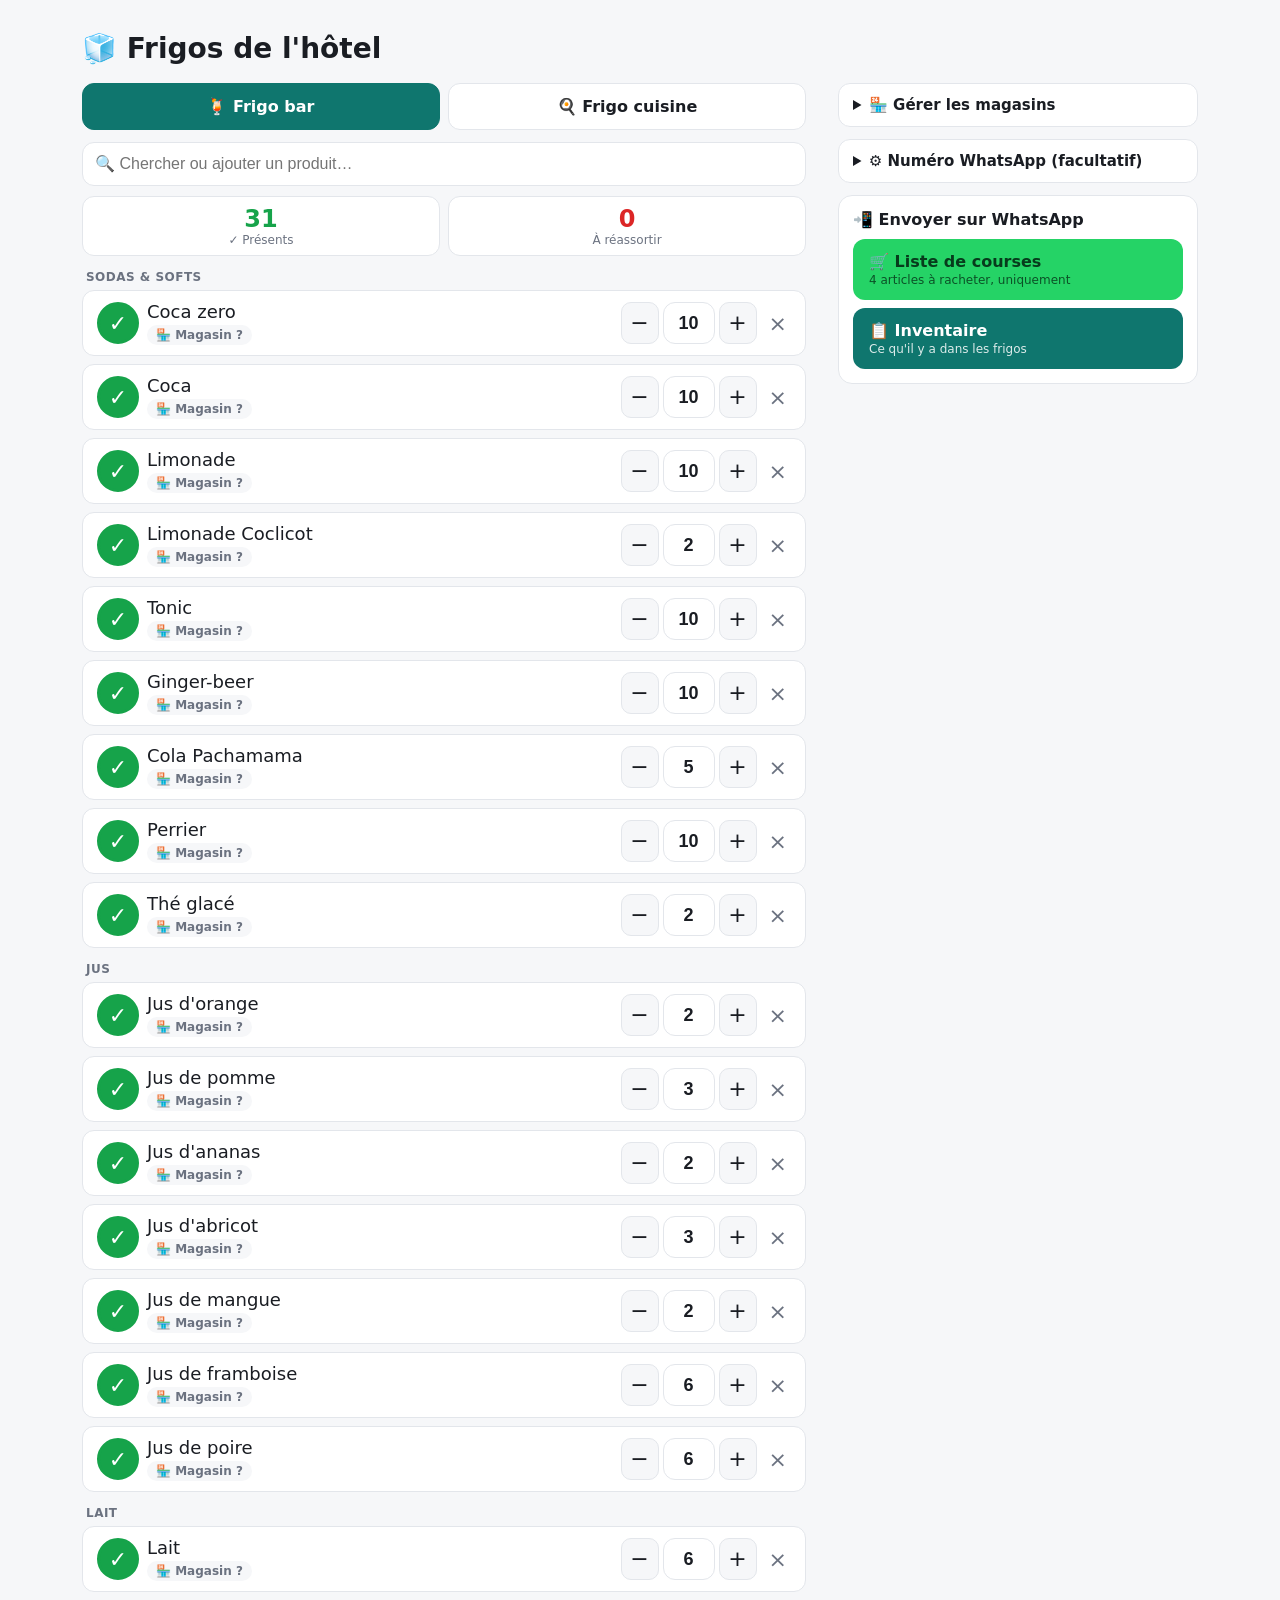
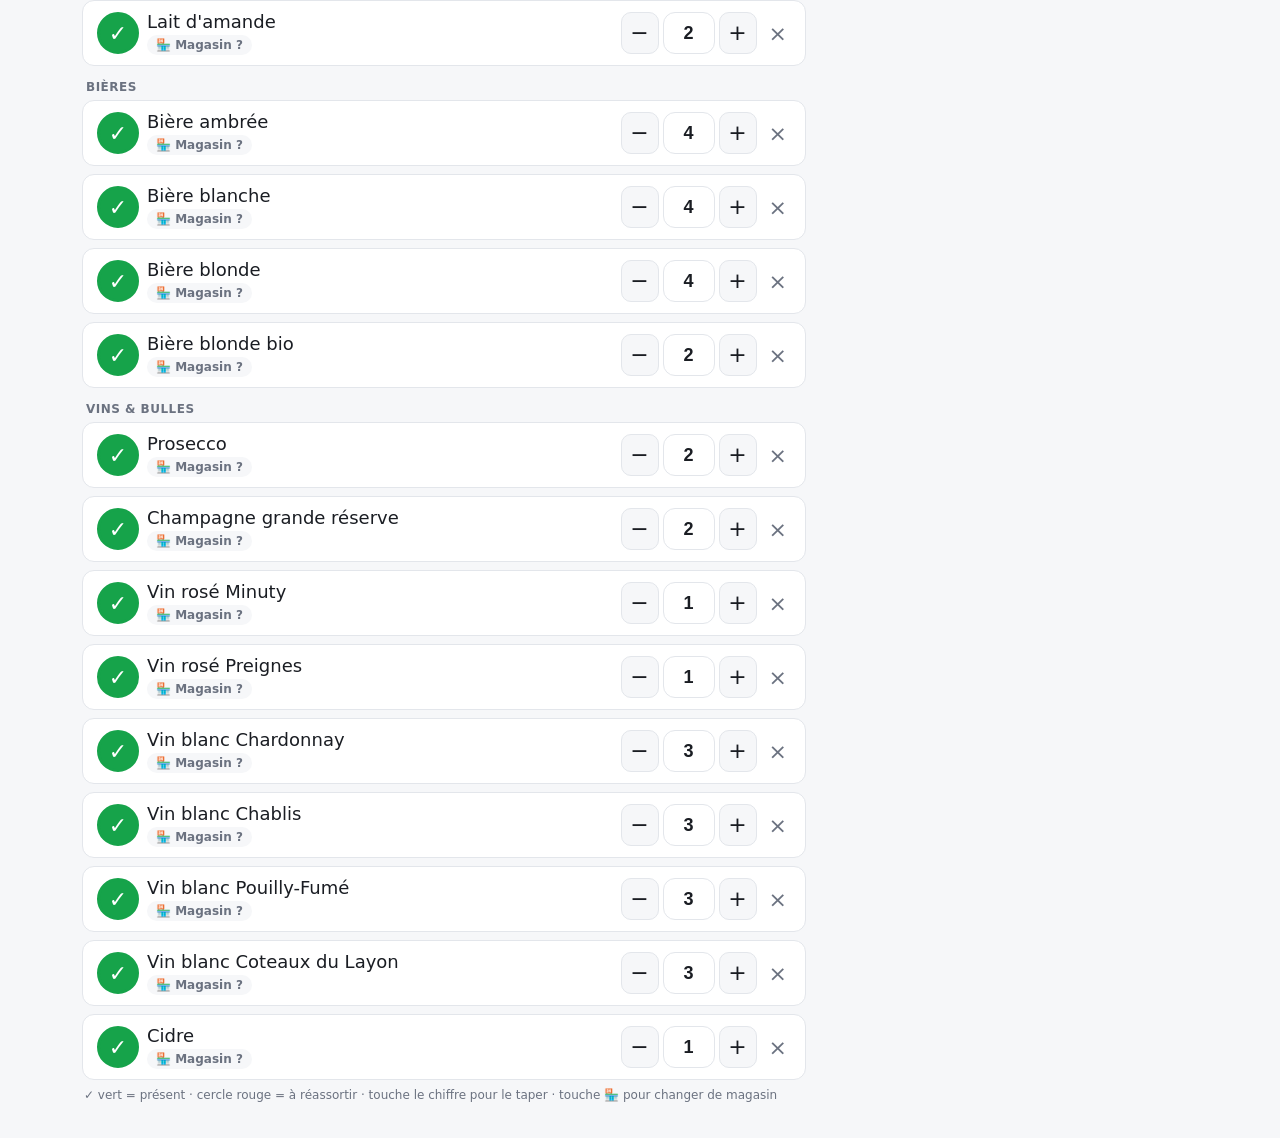
<file: frigos-hotel (4).html>
<!DOCTYPE html>
<html lang="fr">
<head>
<meta charset="utf-8">
<meta name="viewport" content="width=device-width, initial-scale=1, viewport-fit=cover">
<meta name="apple-mobile-web-app-capable" content="yes">
<meta name="mobile-web-app-capable" content="yes">
<meta name="apple-mobile-web-app-title" content="Frigos">
<meta name="theme-color" content="#0f766e">
<title>Frigos de l'hôtel</title>
<style>
:root{--bg:#f6f7f9;--card:#fff;--tx:#1a1d23;--mu:#6b7280;--bd:#e3e6eb;--ac:#0f766e;--ok:#16a34a;--out:#dc2626;
box-sizing:border-box;padding-top:env(safe-area-inset-top,0px);padding-bottom:env(safe-area-inset-bottom,0px)}
@media (prefers-color-scheme:dark){:root:not([data-theme="light"]){--bg:#111418;--card:#1b2027;--tx:#eef0f3;--mu:#9aa3af;--bd:#2b323c;--ac:#2dd4bf}}
:root[data-theme="dark"]{--bg:#111418;--card:#1b2027;--tx:#eef0f3;--mu:#9aa3af;--bd:#2b323c;--ac:#2dd4bf}
*{box-sizing:border-box;-webkit-tap-highlight-color:transparent}
html{-webkit-text-size-adjust:100%}
body{margin:0;background:var(--bg);color:var(--tx);font-family:system-ui,-apple-system,Segoe UI,Roboto,sans-serif;touch-action:manipulation}
button{font-family:inherit;cursor:pointer}
main{max-width:640px;margin:0 auto;padding:16px}
h1{font-size:22px;margin:4px 0 12px}
.tabs{display:grid;grid-template-columns:1fr 1fr;gap:8px;margin-bottom:12px}
.tab{padding:13px;border-radius:12px;border:1px solid var(--bd);background:var(--card);color:var(--tx);font-size:16px;font-weight:700}
.tab.on{background:var(--ac);color:#fff;border-color:var(--ac)}
input{min-width:0;padding:12px;border-radius:12px;border:1px solid var(--bd);background:var(--card);color:var(--tx);font-size:16px}
.s{width:100%;margin-bottom:10px}
.sum{display:flex;gap:8px;margin-bottom:8px}
.sum div{flex:1;background:var(--card);border:1px solid var(--bd);border-radius:12px;padding:8px;text-align:center;font-size:12px;color:var(--mu)}
.sum b{display:block;font-size:24px}
.btn{border:0;border-radius:12px;padding:13px 16px;background:var(--ac);color:#fff;font-weight:700;font-size:16px}
.addrow{width:100%;margin-bottom:8px}
.g{font-size:12px;font-weight:700;letter-spacing:.04em;text-transform:uppercase;color:var(--mu);margin:14px 4px 6px}
.item{display:flex;align-items:center;gap:8px;background:var(--card);border:1px solid var(--bd);border-radius:12px;padding:8px 10px;margin-bottom:8px}
.item.ko{border-color:color-mix(in srgb,var(--out) 45%,var(--bd))}
.nm{flex:1;min-width:0}
.n{display:block;font-size:17px;overflow-wrap:anywhere}
.shop{margin-top:3px;border:0;border-radius:999px;padding:3px 9px;font-size:12px;font-weight:600;background:color-mix(in srgb,var(--ac) 16%,transparent);color:var(--ac)}
.shop.no{background:var(--bg);color:var(--mu)}
.ck{width:42px;height:42px;border-radius:50%;border:3px solid var(--out);background:none;color:#fff;font-size:22px;font-weight:800;flex:none;padding:0}
.ck.on{background:var(--ok);border-color:var(--ok)}
.q{display:flex;align-items:center;gap:4px;flex:none}
.q button{width:38px;height:42px;border-radius:10px;border:1px solid var(--bd);background:var(--bg);color:var(--tx);font-size:22px;line-height:1;padding:0}
.qi{width:52px;height:42px;padding:0;text-align:center;font-weight:800;font-size:18px}
.x{border:0;background:none;color:var(--mu);font-size:22px;padding:4px 4px;flex:none}
.none{color:var(--mu);text-align:center;padding:18px}
.hint{font-size:12px;color:var(--mu);margin:8px 2px}
details{margin-top:12px;background:var(--card);border:1px solid var(--bd);border-radius:12px;padding:12px 14px}
summary{font-weight:700;font-size:15px}
.row{display:flex;gap:8px;margin-top:10px}
.row input{flex:1}
.chips{display:flex;flex-wrap:wrap;gap:6px;margin-top:10px}
.chip{display:inline-flex;align-items:center;gap:2px;background:var(--bg);border:1px solid var(--bd);border-radius:999px;padding:4px 4px 4px 12px;font-size:14px}
.chip button{border:0;background:none;color:var(--mu);font-size:18px;padding:0 6px}
.send{margin-top:18px;background:var(--card);border:1px solid var(--bd);border-radius:14px;padding:14px}
.lab{font-weight:800;margin-bottom:10px}
.send .btn{display:block;width:100%;text-align:left;margin-top:8px}
.send small{display:block;font-weight:500;font-size:12px;opacity:.85;margin-top:2px}
.wa{background:#25d366;color:#073b1c}
:focus-visible{outline:2px solid var(--ac);outline-offset:2px}
@media (hover:hover){.btn:hover,.tab:hover,.q button:hover,.shop:hover{filter:brightness(.95)}.ck:hover{opacity:.8}.x:hover{color:var(--out)}summary{cursor:pointer}}
@media (min-width:960px){
main{max-width:1180px;padding:28px 32px}
h1{font-size:28px;margin-bottom:18px}
.layout{display:grid;grid-template-columns:minmax(0,1fr) 360px;gap:32px;align-items:start}
.side{position:sticky;top:20px;max-height:calc(100vh - 40px);overflow:auto}
.side details:first-child{margin-top:0}
.send{margin-top:12px}
.item{padding:10px 14px}
.n{font-size:18px}
}
</style>
</head>
<body>
<main>
<h1>🧊 Frigos de l'hôtel</h1>
<div class="layout">
<div class="colmain">
<div class="tabs">
<button class="tab on" data-t="bar">🍹 Frigo bar</button>
<button class="tab" data-t="cuisine">🍳 Frigo cuisine</button>
</div>
<input class="s" id="s" type="search" placeholder="🔍 Chercher ou ajouter un produit…" autocomplete="off" autocapitalize="sentences" enterkeyhint="done">
<div id="body"></div>
<div class="hint">✓ vert = présent · cercle rouge = à réassortir · touche le chiffre pour le taper · touche 🏪 pour changer de magasin</div>
</div>
<aside class="side">
<details>
<summary>🏪 Gérer les magasins</summary>
<div class="chips" id="chips"></div>
<div class="row"><input id="ns" placeholder="Nouveau magasin…" autocomplete="off"><button class="btn" id="nsb">+</button></div>
</details>
<details>
<summary>⚙️ Numéro WhatsApp (facultatif)</summary>
<div class="row"><input id="tel" type="tel" inputmode="numeric" placeholder="ex. 33612345678"></div>
</details>
<div class="send">
<div class="lab">📲 Envoyer sur WhatsApp</div>
<button class="btn wa" id="sc"></button>
<button class="btn" id="si">📋 Inventaire<small>Ce qu'il y a dans les frigos</small></button>
</div>
</aside>
</div>
</main>
<script>
var KEY='frigos-hotel-v3';
function mk(g,list){return list.map(function(n){return {n:n,g:g,q:0,ok:false,shop:''}})}
function mkq(g,list){return list.map(function(a){return {n:a[0],g:g,q:a[1],ok:a[1]>0,shop:''}})}
var S={
bar:[].concat(
mkq('Sodas & softs',[['Coca zero',10],['Coca',10],['Limonade',10],['Limonade Coclicot',2],['Tonic',10],['Ginger-beer',10],['Cola Pachamama',5],['Perrier',10],['Thé glacé',2]]),
mkq('Jus',[["Jus d'orange",2],['Jus de pomme',3],["Jus d'ananas",2],["Jus d'abricot",3],['Jus de mangue',2],['Jus de framboise',6],['Jus de poire',6]]),
mkq('Lait',[['Lait',6],["Lait d'amande",2]]),
mkq('Bières',[['Bière ambrée',4],['Bière blanche',4],['Bière blonde',4],['Bière blonde bio',2]]),
mkq('Vins & bulles',[['Prosecco',2],['Champagne grande réserve',2],['Vin rosé Minuty',1],['Vin rosé Preignes',1],['Vin blanc Chardonnay',3],['Vin blanc Chablis',3],['Vin blanc Pouilly-Fumé',3],['Vin blanc Coteaux du Layon',3],['Cidre',1]])),
cuisine:[].concat(
mkq('Pâtisserie',[['Flan',2],['Cannelé',0],['Fondant',5],['Brownie',0]]),
mkq('Fromages',[['Comté 18 mois',1],['Saint-Môret',0],['Brie de Meaux',1],["Fourme d'Ambert",1],['Tomme aux fleurs',1]]),
mkq('Charcuterie',[['Jambon Forêt-Noire',1],['Spianata piccante',1],['Pâté de canard',1]]),
mkq('Légumes',[['Salades',1],['Tomates',0],['Carottes',1]])),
shops:['Metro','La Vie Claire'],tel:''};
try{var o=JSON.parse(localStorage.getItem('frigos-hotel-v2')||'null');if(o){S.tel=o.tel||'';if(o.shops)S.shops=o.shops}}catch(e){}
try{var r=localStorage.getItem(KEY);if(r){var p=JSON.parse(r);if(p&&p.bar&&p.cuisine){S=p;if(!S.shops)S.shops=['Metro','La Vie Claire']}}}catch(e){}
var tab='bar',Q={bar:'',cuisine:''},F=[['bar','🍹 Frigo bar'],['cuisine','🍳 Frigo cuisine']];
function save(){try{localStorage.setItem(KEY,JSON.stringify(S))}catch(e){}}
function esc(t){return String(t).replace(/[&<>"]/g,function(c){return {'&':'&amp;','<':'&lt;','>':'&gt;','"':'&quot;'}[c]})}
function norm(t){return String(t).toLowerCase().normalize('NFD').replace(/[\u0300-\u036f]/g,'').trim()}
function shopOf(i){return (i.shop&&S.shops.indexOf(i.shop)>=0)?i.shop:''}
function toBuy(){var o=[];F.forEach(function(f){S[f[0]].forEach(function(i){if(!i.ok)o.push(i)})});return o}
var B=document.getElementById('body'),SI=document.getElementById('s');
function render(){
var a=S[tab],q=norm(Q[tab]),ok=a.filter(function(i){return i.ok}).length;
var h='<div class="sum"><div><b style="color:var(--ok)">'+ok+'</b>✓ Présents</div><div><b style="color:var(--out)">'+(a.length-ok)+'</b>À réassortir</div></div>';
if(q&&!a.some(function(i){return norm(i.n)===q}))h+='<button class="btn addrow" data-a="1">+ Ajouter « '+esc(Q[tab].trim())+' »</button>';
var lg=null,n=0;
a.forEach(function(i,k){
if(q&&norm(i.n).indexOf(q)<0)return;
n++;
var g=i.g||'',sh=shopOf(i);
if(g!==lg){if(g||lg!==null)h+='<div class="g">'+esc(g||'Autres')+'</div>';lg=g}
h+='<div class="item'+(i.ok?'':' ko')+'"><button class="ck'+(i.ok?' on':'')+'" data-k="'+k+'" aria-label="Présent">'+(i.ok?'✓':'')+'</button><div class="nm"><span class="n">'+esc(i.n)+'</span><button class="shop'+(sh?'':' no')+'" data-s="'+k+'">🏪 '+esc(sh||'Magasin ?')+'</button></div><div class="q"><button data-m="'+k+'" aria-label="Moins">−</button><input class="qi" type="text" inputmode="numeric" data-i="'+k+'" value="'+i.q+'" aria-label="Quantité"><button data-p="'+k+'" aria-label="Plus">+</button></div><button class="x" data-d="'+k+'" aria-label="Supprimer">×</button></div>';
});
if(!n)h+='<div class="none">Aucun résultat</div>';
var act=document.activeElement,keep=act&&act.classList&&act.classList.contains('qi')?act.dataset.i:null;
B.innerHTML=h;
document.querySelectorAll('.tab').forEach(function(b){b.classList.toggle('on',b.dataset.t===tab)});
var c=toBuy().length;
document.getElementById('sc').innerHTML='🛒 Liste de courses<small>'+(c?c+' article'+(c>1?'s':'')+' à racheter, uniquement':'Rien à racheter pour le moment')+'</small>';
}
function renderShops(){
document.getElementById('chips').innerHTML=S.shops.map(function(s,k){return '<span class="chip">'+esc(s)+'<button data-ds="'+k+'" aria-label="Supprimer">×</button></span>'}).join('')||'<span class="hint">Aucun magasin.</span>';
}
function addItem(){
var v=Q[tab].trim();
if(!v||S[tab].some(function(i){return norm(i.n)===norm(v)}))return;
S[tab].push({n:v.charAt(0).toUpperCase()+v.slice(1),g:'',q:0,ok:false,shop:''});
Q[tab]='';SI.value='';save();render();
}
B.onclick=function(e){
var t=e.target.closest('button');if(!t)return;
var a=S[tab],d=t.dataset,i;
if(d.a){addItem();return}
if(d.k!==undefined){i=a[+d.k];i.ok=!i.ok}
else if(d.p!==undefined){i=a[+d.p];i.q++;i.ok=true}
else if(d.m!==undefined){i=a[+d.m];if(i.q>0)i.q--;if(i.q===0)i.ok=false}
else if(d.s!==undefined){i=a[+d.s];var j=S.shops.indexOf(shopOf(i));i.shop=(j+1<S.shops.length)?S.shops[j+1]:''}
else if(d.d!==undefined){a.splice(+d.d,1)}
else return;
save();render();
};
B.addEventListener('focusin',function(e){if(e.target.classList.contains('qi'))e.target.select()});
B.addEventListener('change',function(e){
if(!e.target.classList.contains('qi'))return;
var i=S[tab][+e.target.dataset.i],v=parseInt(String(e.target.value).replace(/\D/g,''),10);
i.q=isNaN(v)?0:Math.min(v,9999);i.ok=i.q>0;
save();render();
});
B.addEventListener('keydown',function(e){if(e.key==='Enter'&&e.target.classList.contains('qi'))e.target.blur()});
SI.oninput=function(){Q[tab]=SI.value;render()};
SI.onkeydown=function(e){if(e.key==='Enter'){addItem();SI.blur()}};
document.querySelectorAll('.tab').forEach(function(b){b.onclick=function(){tab=b.dataset.t;SI.value=Q[tab];render()}});
document.getElementById('chips').onclick=function(e){
var t=e.target.closest('button');if(!t)return;
var name=S.shops.splice(+t.dataset.ds,1)[0];
F.forEach(function(f){S[f[0]].forEach(function(i){if(i.shop===name)i.shop=''})});
save();renderShops();render();
};
function addShop(){
var f=document.getElementById('ns'),v=f.value.trim();
if(!v||S.shops.some(function(s){return norm(s)===norm(v)}))return;
S.shops.push(v);f.value='';save();renderShops();render();
}
document.getElementById('nsb').onclick=addShop;
document.getElementById('ns').onkeydown=function(e){if(e.key==='Enter')addShop()};
var tel=document.getElementById('tel');tel.value=S.tel||'';
tel.onchange=function(){S.tel=tel.value.replace(/\D/g,'');save()};
function dateFr(){return new Date().toLocaleDateString('fr-FR',{weekday:'long',day:'numeric',month:'long'})}
function wa(t){
var n=(S.tel||'').replace(/\D/g,'');
var a=document.createElement('a');
a.href='https://wa.me/'+n+'?text='+encodeURIComponent(t);a.target='_blank';a.rel='noopener';
document.body.appendChild(a);a.click();a.remove();
}
document.getElementById('sc').onclick=function(){
var l=toBuy(),t='🛒 *LISTE DE COURSES*\n'+dateFr()+'\n';
if(!l.length){wa(t+'\nRien à racheter 🎉');return}
var groups=S.shops.concat(['']);
groups.forEach(function(s){
var it=l.filter(function(i){return shopOf(i)===s});
if(!it.length)return;
t+='\n🏪 *'+(s?s.toUpperCase():'SANS MAGASIN')+'*\n';
it.forEach(function(i){t+='• '+i.n+(i.q>0?' (reste '+i.q+')':'')+'\n'});
});
t+='\n*Total : '+l.length+' article'+(l.length>1?'s':'')+'*';
wa(t);
};
document.getElementById('si').onclick=function(){
var t='📋 *INVENTAIRE DES FRIGOS*\n'+dateFr()+'\n';
F.forEach(function(f){
var a=S[f[0]],ok=a.filter(function(i){return i.ok}),ko=a.filter(function(i){return !i.ok});
t+='\n'+f[1].toUpperCase().replace(/^(\S+) /,'$1 *')+'*\n';
t+=ok.length+' en stock · '+ko.length+' à réassortir\n';
if(ok.length){
t+='\n✅ *En stock*\n';
var lg=null;
ok.forEach(function(i){
var g=i.g||'';
if(g&&g!==lg)t+='_'+g+'_\n';
lg=g;
t+='• '+i.n+' : '+(i.q>0?'*'+i.q+'*':'✓')+'\n';
});
}
if(ko.length){
t+='\n❌ *À réassortir*\n';
ko.forEach(function(i){t+='• '+i.n+'\n'});
}
});
wa(t.replace(/\s+$/,''));
};
renderShops();render();
</script>
</body>
</html>
</file>
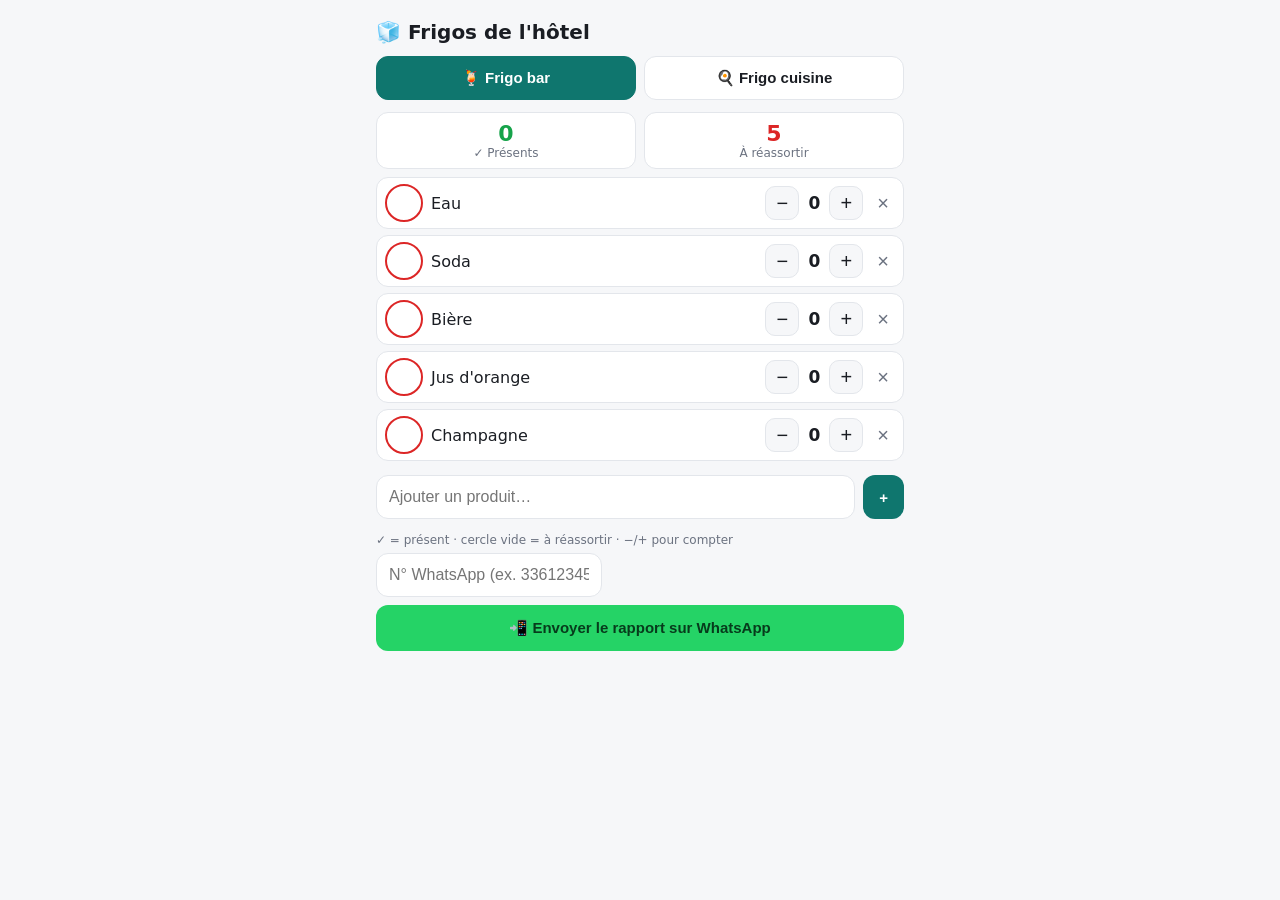
<file: frigos-hotel.html>
<!DOCTYPE html>
<html lang="fr">
<head>
<meta charset="utf-8">
<meta name="viewport" content="width=device-width, initial-scale=1, viewport-fit=cover">
<title>Frigos de l'hôtel</title>
<style>
:root{--bg:#f6f7f9;--card:#fff;--tx:#1a1d23;--mu:#6b7280;--bd:#e3e6eb;--ac:#0f766e;--ok:#16a34a;--out:#dc2626;
box-sizing:border-box;padding-top:env(safe-area-inset-top,0px);padding-bottom:env(safe-area-inset-bottom,0px)}
@media (prefers-color-scheme:dark){:root:not([data-theme="light"]){--bg:#111418;--card:#1b2027;--tx:#eef0f3;--mu:#9aa3af;--bd:#2b323c;--ac:#2dd4bf}}
:root[data-theme="dark"]{--bg:#111418;--card:#1b2027;--tx:#eef0f3;--mu:#9aa3af;--bd:#2b323c;--ac:#2dd4bf}
*{box-sizing:border-box}
body{margin:0;background:var(--bg);color:var(--tx);font-family:system-ui,-apple-system,Segoe UI,Roboto,sans-serif}
main{max-width:560px;margin:0 auto;padding:16px}
h1{font-size:20px;margin:4px 0 12px}
.tabs{display:grid;grid-template-columns:1fr 1fr;gap:8px;margin-bottom:12px}
.tab{padding:12px;border-radius:12px;border:1px solid var(--bd);background:var(--card);color:var(--tx);font-size:15px;font-weight:600}
.tab.on{background:var(--ac);color:#fff;border-color:var(--ac)}
.sum{display:flex;gap:8px;margin-bottom:8px}
.sum div{flex:1;background:var(--card);border:1px solid var(--bd);border-radius:12px;padding:8px;text-align:center;font-size:12px;color:var(--mu)}
.sum b{display:block;font-size:22px}
.g{font-size:12px;font-weight:700;letter-spacing:.04em;text-transform:uppercase;color:var(--mu);margin:14px 4px 6px}
.item{display:flex;align-items:center;gap:8px;background:var(--card);border:1px solid var(--bd);border-radius:12px;padding:6px 8px;margin-bottom:6px}
.item .n{flex:1;font-size:16px}
.ck{width:38px;height:38px;border-radius:50%;border:2px solid var(--out);background:none;color:#fff;font-size:20px;font-weight:700;flex:none}
.ck.on{background:var(--ok);border-color:var(--ok)}
.q{display:flex;align-items:center;gap:2px}
.q button{width:34px;height:34px;border-radius:10px;border:1px solid var(--bd);background:var(--bg);color:var(--tx);font-size:20px;line-height:1}
.q span{min-width:26px;text-align:center;font-weight:700;font-size:17px}
.x{border:0;background:none;color:var(--mu);font-size:20px;padding:4px 6px}
.add{display:flex;gap:8px;margin:14px 0}
input{flex:1;padding:12px;border-radius:12px;border:1px solid var(--bd);background:var(--card);color:var(--tx);font-size:16px;min-width:0}
.btn{border:0;border-radius:12px;padding:12px 16px;background:var(--ac);color:#fff;font-weight:700;font-size:15px}
.wa{width:100%;background:#25d366;color:#073b1c;margin-top:8px;padding:14px}
.hint{font-size:12px;color:var(--mu);margin:6px 0}
</style>
</head>
<body>
<main>
<h1>🧊 Frigos de l'hôtel</h1>
<div class="tabs">
<button class="tab on" data-t="bar">🍹 Frigo bar</button>
<button class="tab" data-t="cuisine">🍳 Frigo cuisine</button>
</div>
<div class="sum" id="sum"></div>
<div id="list"></div>
<div class="add">
<input id="new" placeholder="Ajouter un produit…" autocomplete="off">
<button class="btn" id="addb">+</button>
</div>
<div class="hint">✓ = présent · cercle vide = à réassortir · −/+ pour compter</div>
<input id="tel" type="tel" inputmode="numeric" placeholder="N° WhatsApp (ex. 33612345678) — facultatif">
<button class="btn wa" id="send">📲 Envoyer le rapport sur WhatsApp</button>
</main>
<script>
var KEY='frigos-hotel-v2';
function mk(g,list){return list.map(function(n){return {n:n,g:g,q:0,ok:false}})}
var S={
bar:[].concat(mk('',['Eau','Soda','Bière',"Jus d'orange",'Champagne'])),
cuisine:[].concat(
mk('Poisson',['Saumon fumé']),
mk('Pâtisserie',['Flan','Cannelé','Fondant','Brownie']),
mk('Fromages',['Comté 18 mois','Saint-Môret','Brie de Meaux',"Fourme d'Ambert",'Tomme aux fleurs']),
mk('Charcuterie',['Jambon Forêt-Noire','Spianata piccante','Pâté de canard']),
mk('Légumes',['Salades','Tomates','Carottes'])),
tel:''};
var tab='bar';
try{var r=localStorage.getItem(KEY);if(r){var p=JSON.parse(r);if(p&&p.bar&&p.cuisine)S=p}}catch(e){}
function save(){try{localStorage.setItem(KEY,JSON.stringify(S))}catch(e){}}
function esc(t){return String(t).replace(/[&<>"]/g,function(c){return {'&':'&amp;','<':'&lt;','>':'&gt;','"':'&quot;'}[c]})}
function render(){
var a=S[tab],ok=a.filter(function(i){return i.ok}).length;
document.getElementById('sum').innerHTML='<div><b style="color:var(--ok)">'+ok+'</b>✓ Présents</div><div><b style="color:var(--out)">'+(a.length-ok)+'</b>À réassortir</div>';
var h='',lg=null;
a.forEach(function(i,k){
var g=i.g||'';
if(g!==lg){if(g||lg!==null)h+='<div class="g">'+esc(g||'Autres')+'</div>';lg=g}
h+='<div class="item"><button class="ck'+(i.ok?' on':'')+'" data-k="'+k+'">'+(i.ok?'✓':'')+'</button><span class="n">'+esc(i.n)+'</span><div class="q"><button data-m="'+k+'">−</button><span>'+i.q+'</span><button data-p="'+k+'">+</button></div><button class="x" data-d="'+k+'" aria-label="Supprimer">×</button></div>';
});
document.getElementById('list').innerHTML=h||'<div class="hint">Aucun produit.</div>';
document.querySelectorAll('.tab').forEach(function(b){b.classList.toggle('on',b.dataset.t===tab)});
}
document.getElementById('list').onclick=function(e){
var t=e.target.closest('button');if(!t)return;var d=t.dataset,a=S[tab],i;
if(d.k!==undefined){i=a[+d.k];i.ok=!i.ok}
else if(d.p!==undefined){i=a[+d.p];i.q++;i.ok=true}
else if(d.m!==undefined){i=a[+d.m];if(i.q>0)i.q--;if(i.q===0)i.ok=false}
else if(d.d!==undefined){a.splice(+d.d,1)}
else return;
save();render();
};
document.querySelectorAll('.tab').forEach(function(b){b.onclick=function(){tab=b.dataset.t;render()}});
function add(){var f=document.getElementById('new'),v=f.value.trim();if(!v)return;S[tab].push({n:v,g:'',q:0,ok:false});f.value='';save();render()}
document.getElementById('addb').onclick=add;
document.getElementById('new').onkeydown=function(e){if(e.key==='Enter')add()};
var tel=document.getElementById('tel');tel.value=S.tel||'';
tel.onchange=function(){S.tel=tel.value.replace(/\D/g,'');save()};
document.getElementById('send').onclick=function(){
var d=new Date().toLocaleDateString('fr-FR',{weekday:'long',day:'numeric',month:'long'});
var t='🧊 Rapport frigos — '+d+'\n';
[['bar','🍹 Frigo bar'],['cuisine','🍳 Frigo cuisine']].forEach(function(g){
var a=S[g[0]],o=a.filter(function(i){return !i.ok}),k=a.filter(function(i){return i.ok});
t+='\n*'+g[1]+'*\n';
if(o.length)t+='❌ À réassortir : '+o.map(function(i){return i.n}).join(', ')+'\n';
t+='✅ OK : '+(k.length?k.map(function(i){return i.n+(i.q?' ×'+i.q:'')}).join(', '):'—')+'\n';
});
var n=(S.tel||'').replace(/\D/g,'');
var a=document.createElement('a');
a.href='https://wa.me/'+n+'?text='+encodeURIComponent(t);a.target='_blank';a.rel='noopener';
document.body.appendChild(a);a.click();a.remove();
};
render();
</script>
</body>
</html>
</file>
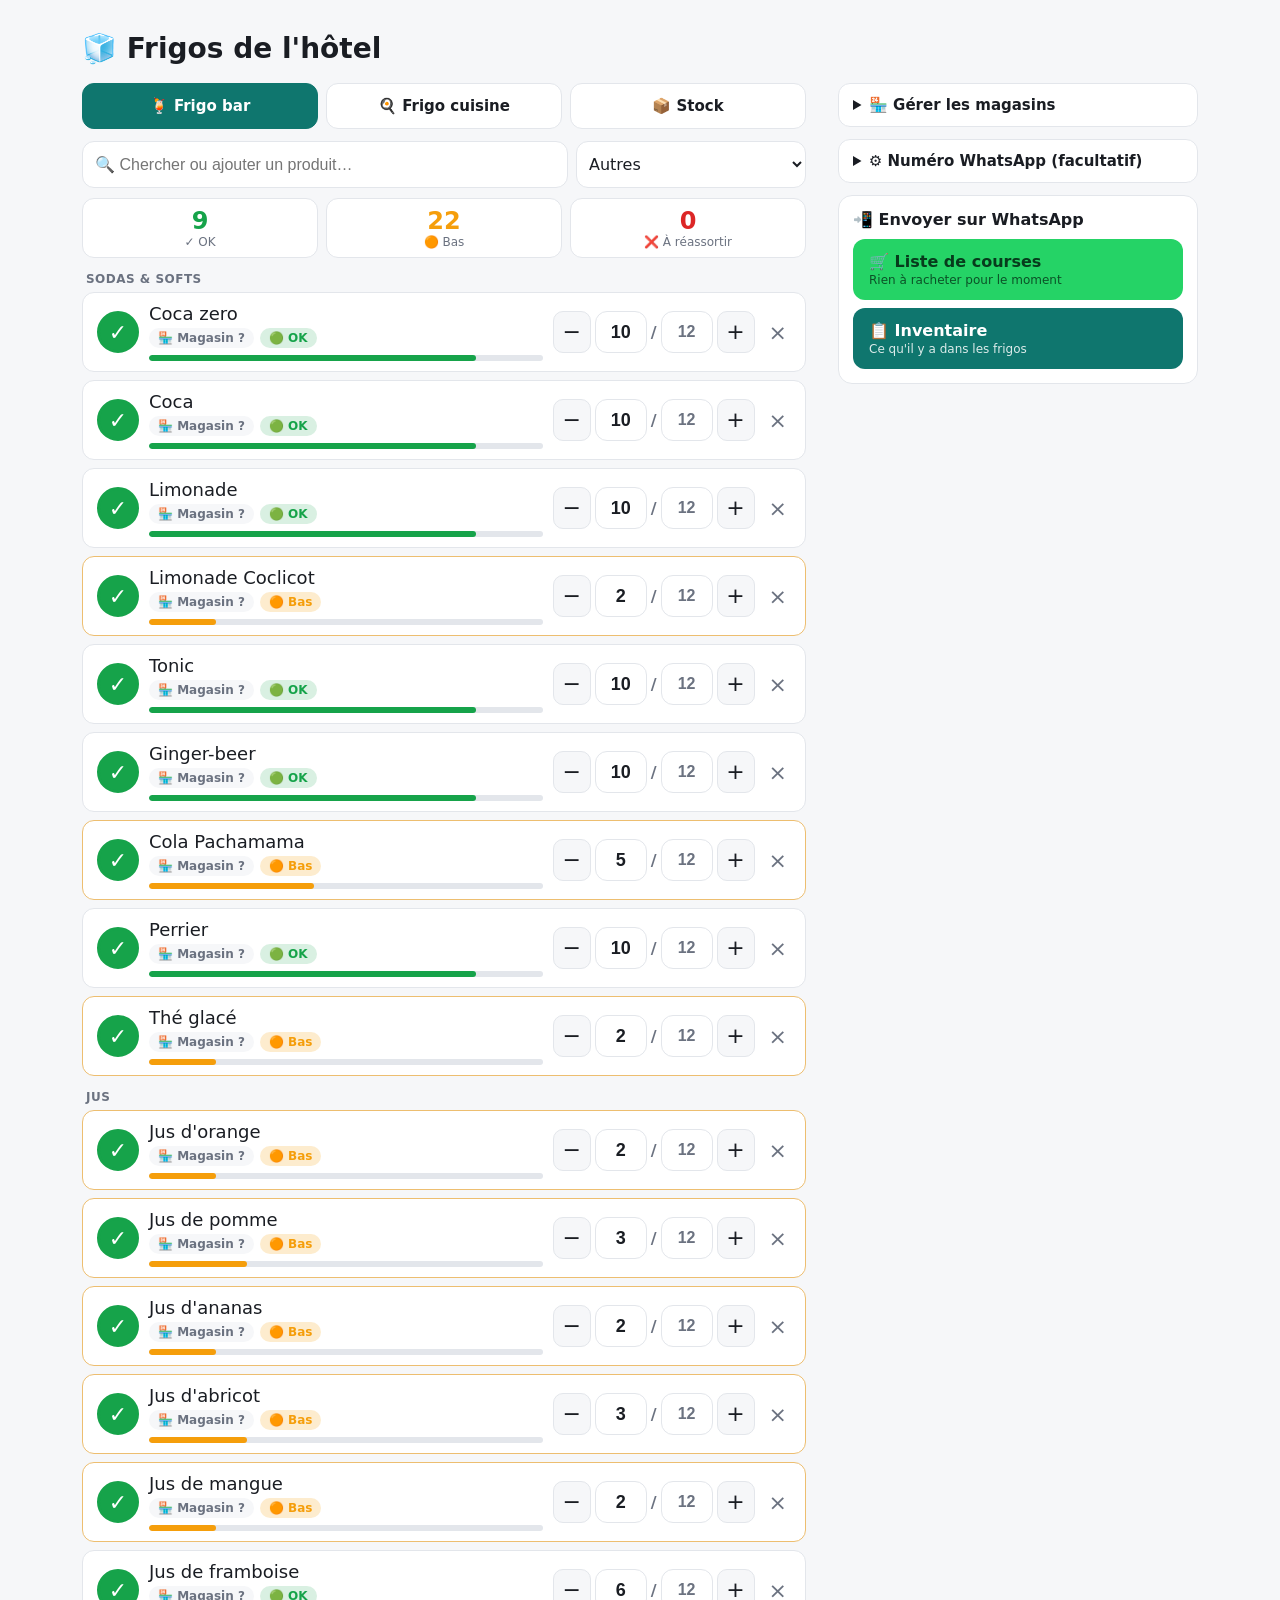
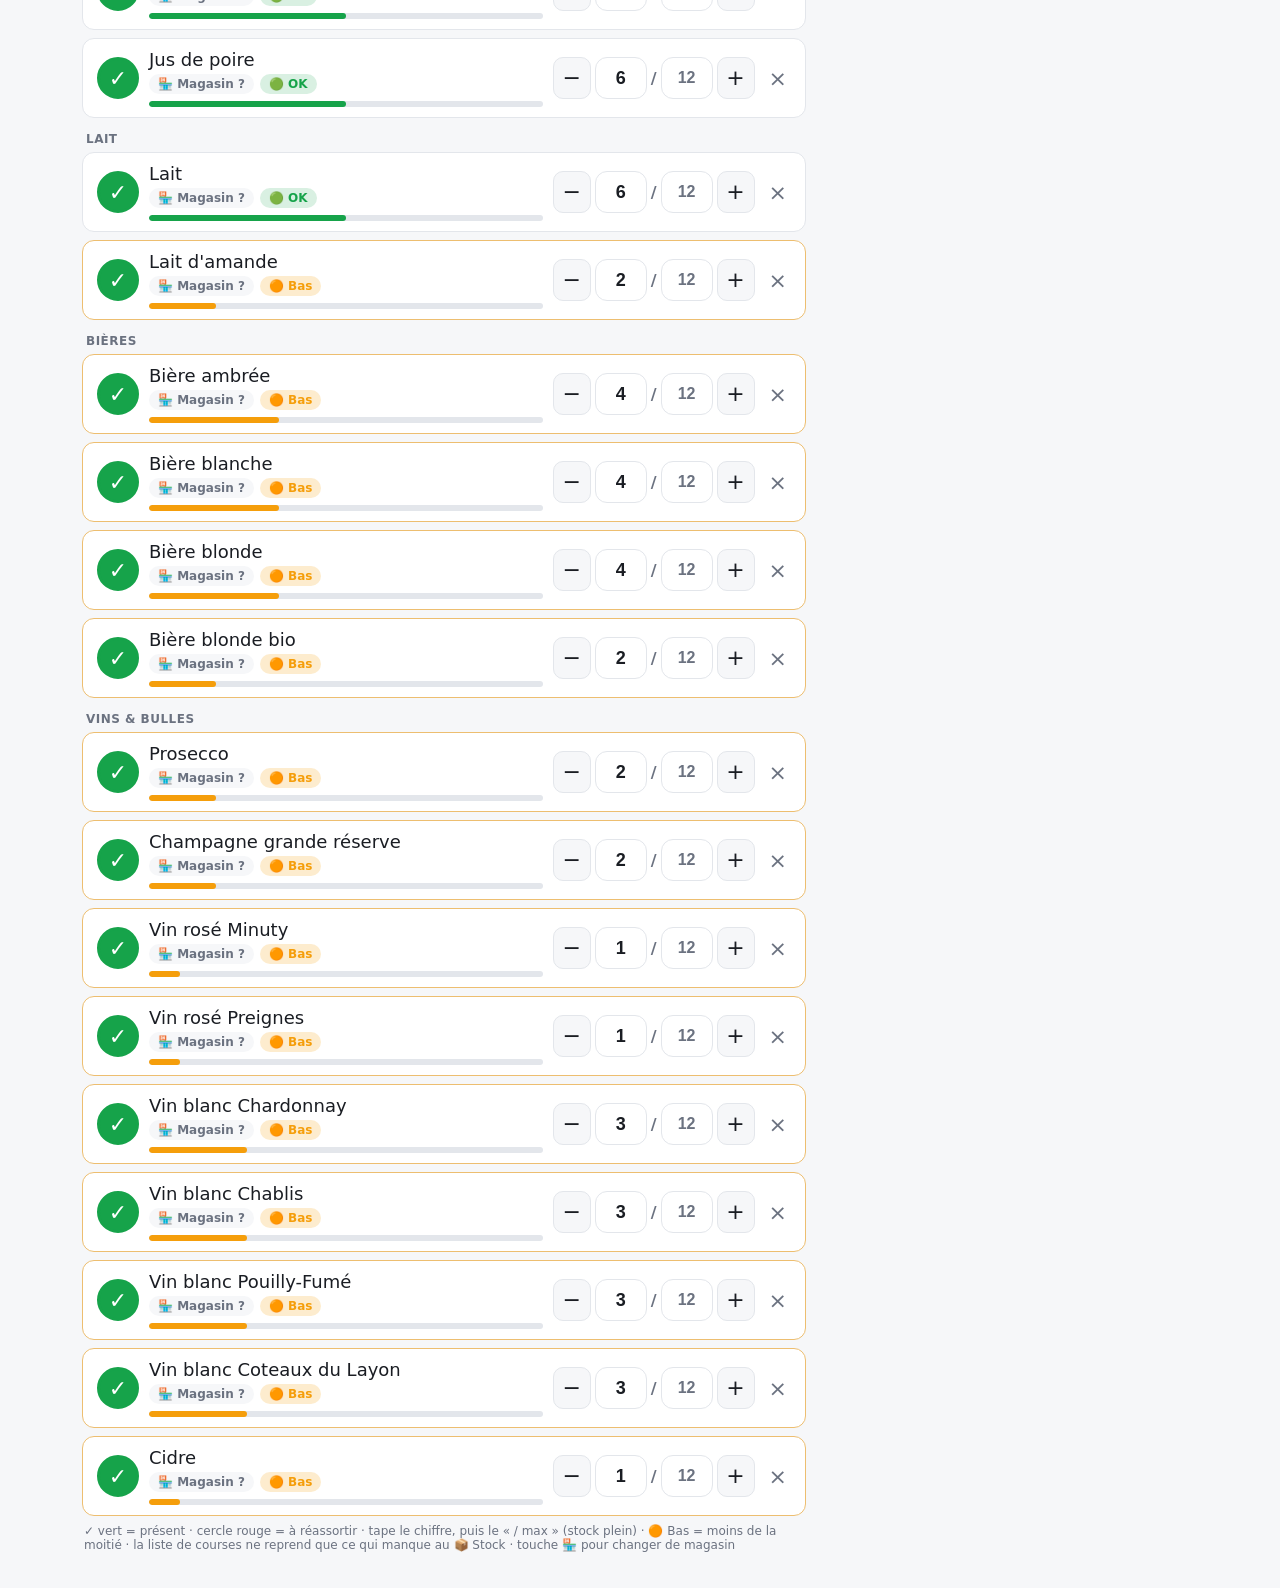
<file: index.htmal.html>
<!DOCTYPE html>
<html lang="fr">
<head>
<meta charset="utf-8">
<meta name="viewport" content="width=device-width, initial-scale=1, viewport-fit=cover">
<meta name="apple-mobile-web-app-capable" content="yes">
<meta name="mobile-web-app-capable" content="yes">
<meta name="apple-mobile-web-app-title" content="Frigos">
<meta name="theme-color" content="#0f766e">
<title>Frigos de l'hôtel</title>
<style>
:root{--bg:#f6f7f9;--card:#fff;--tx:#1a1d23;--mu:#6b7280;--bd:#e3e6eb;--ac:#0f766e;--ok:#16a34a;--out:#dc2626;--low:#f59e0b;
box-sizing:border-box;padding-top:env(safe-area-inset-top,0px);padding-bottom:env(safe-area-inset-bottom,0px)}
@media (prefers-color-scheme:dark){:root:not([data-theme="light"]){--bg:#111418;--card:#1b2027;--tx:#eef0f3;--mu:#9aa3af;--bd:#2b323c;--ac:#2dd4bf}}
:root[data-theme="dark"]{--bg:#111418;--card:#1b2027;--tx:#eef0f3;--mu:#9aa3af;--bd:#2b323c;--ac:#2dd4bf}
*{box-sizing:border-box;-webkit-tap-highlight-color:transparent}
html{-webkit-text-size-adjust:100%}
body{margin:0;background:var(--bg);color:var(--tx);font-family:system-ui,-apple-system,Segoe UI,Roboto,sans-serif;touch-action:manipulation}
button{font-family:inherit;cursor:pointer}
main{max-width:640px;margin:0 auto;padding:16px}
h1{font-size:22px;margin:4px 0 12px}
.tabs{display:grid;grid-template-columns:repeat(3,1fr);gap:8px;margin-bottom:12px}
.tab{padding:13px 4px;border-radius:12px;border:1px solid var(--bd);background:var(--card);color:var(--tx);font-size:15px;font-weight:700}
.tab.on{background:var(--ac);color:#fff;border-color:var(--ac)}
input{min-width:0;padding:12px;border-radius:12px;border:1px solid var(--bd);background:var(--card);color:var(--tx);font-size:16px}
.s{width:100%;margin-bottom:10px}
.sum{display:flex;gap:8px;margin-bottom:8px}
.sum div{flex:1;background:var(--card);border:1px solid var(--bd);border-radius:12px;padding:8px;text-align:center;font-size:12px;color:var(--mu)}
.sum b{display:block;font-size:24px}
.btn{border:0;border-radius:12px;padding:13px 16px;background:var(--ac);color:#fff;font-weight:700;font-size:16px}
.addrow{width:100%;margin-bottom:8px}
.g{font-size:12px;font-weight:700;letter-spacing:.04em;text-transform:uppercase;color:var(--mu);margin:14px 4px 6px}
.item{display:grid;grid-template-columns:42px minmax(0,1fr) auto;grid-template-areas:"ck nm x" "ck q q";gap:6px 10px;align-items:center;background:var(--card);border:1px solid var(--bd);border-radius:12px;padding:8px 10px;margin-bottom:8px}
.item .ck{grid-area:ck;align-self:start}
.item .nm{grid-area:nm}
.item .q{grid-area:q}
.item .x{grid-area:x}
@media (min-width:560px){.item{grid-template-columns:42px minmax(0,1fr) auto auto;grid-template-areas:"ck nm q x"}.item .ck{align-self:center}}
.item.lw{border-color:color-mix(in srgb,var(--low) 55%,var(--bd))}
.tags{display:flex;flex-wrap:wrap;gap:6px;align-items:center;margin-top:4px}
.tags .shop{margin:0}
.pill{font-size:12px;font-weight:700;border-radius:999px;padding:3px 9px}
.p-out{background:color-mix(in srgb,var(--out) 16%,transparent);color:var(--out)}
.p-low{background:color-mix(in srgb,var(--low) 20%,transparent);color:var(--low)}
.p-ok,.p-full{background:color-mix(in srgb,var(--ok) 16%,transparent);color:var(--ok)}
.pg{height:6px;border-radius:3px;background:var(--bd);overflow:hidden;margin-top:7px}
.pg i{display:block;height:100%;border-radius:3px;background:var(--ok)}
.lw .pg i{background:var(--low)}
.ko .pg i{background:var(--out)}
.mx{width:52px;height:42px;padding:0;text-align:center;font-weight:700;font-size:16px;color:var(--mu)}
.sl{color:var(--mu);font-weight:700}
.item.ko{border-color:color-mix(in srgb,var(--out) 45%,var(--bd))}
.nm{flex:1;min-width:0}
.n{display:block;font-size:17px;overflow-wrap:anywhere}
.shop{margin-top:3px;border:0;border-radius:999px;padding:3px 9px;font-size:12px;font-weight:600;background:color-mix(in srgb,var(--ac) 16%,transparent);color:var(--ac)}
.shop.no{background:var(--bg);color:var(--mu)}
.ck{width:42px;height:42px;border-radius:50%;border:3px solid var(--out);background:none;color:#fff;font-size:22px;font-weight:800;flex:none;padding:0}
.ck.on{background:var(--ok);border-color:var(--ok)}
.q{display:flex;align-items:center;gap:4px;flex:none}
.q button{width:38px;height:42px;border-radius:10px;border:1px solid var(--bd);background:var(--bg);color:var(--tx);font-size:22px;line-height:1;padding:0}
.qi{width:52px;height:42px;padding:0;text-align:center;font-weight:800;font-size:18px}
.x{border:0;background:none;color:var(--mu);font-size:22px;padding:4px 4px;flex:none}
.none{color:var(--mu);text-align:center;padding:18px}
.hint{font-size:12px;color:var(--mu);margin:8px 2px}
details{margin-top:12px;background:var(--card);border:1px solid var(--bd);border-radius:12px;padding:12px 14px}
summary{font-weight:700;font-size:15px}
.row{display:flex;gap:8px;margin-top:10px}
.row input{flex:1}
.chips{display:flex;flex-wrap:wrap;gap:6px;margin-top:10px}
.chip{display:inline-flex;align-items:center;gap:2px;background:var(--bg);border:1px solid var(--bd);border-radius:999px;padding:4px 4px 4px 12px;font-size:14px}
.chip button{border:0;background:none;color:var(--mu);font-size:18px;padding:0 6px}
.send{margin-top:18px;background:var(--card);border:1px solid var(--bd);border-radius:14px;padding:14px}
.lab{font-weight:800;margin-bottom:10px}
.send .btn{display:block;width:100%;text-align:left;margin-top:8px}
.send small{display:block;font-weight:500;font-size:12px;opacity:.85;margin-top:2px}
.wa{background:#25d366;color:#073b1c}
.sbar{display:flex;gap:8px;margin-bottom:10px}
.sbar .s{flex:1;width:auto;margin:0}
select{flex:none;max-width:44%;min-width:0;padding:12px 8px;border-radius:12px;border:1px solid var(--bd);background:var(--card);color:var(--tx);font-size:16px;font-family:inherit}
:focus-visible{outline:2px solid var(--ac);outline-offset:2px}
@media (hover:hover){.btn:hover,.tab:hover,.q button:hover,.shop:hover{filter:brightness(.95)}.ck:hover{opacity:.8}.x:hover{color:var(--out)}summary{cursor:pointer}}
@media (min-width:960px){
main{max-width:1180px;padding:28px 32px}
h1{font-size:28px;margin-bottom:18px}
.layout{display:grid;grid-template-columns:minmax(0,1fr) 360px;gap:32px;align-items:start}
.side{position:sticky;top:20px;max-height:calc(100vh - 40px);overflow:auto}
.side details:first-child{margin-top:0}
.send{margin-top:12px}
.item{padding:10px 14px}
.n{font-size:18px}
}
</style>
</head>
<body>
<main>
<h1>🧊 Frigos de l'hôtel</h1>
<div class="layout">
<div class="colmain">
<div class="tabs">
<button class="tab on" data-t="bar">🍹 Frigo bar</button>
<button class="tab" data-t="cuisine">🍳 Frigo cuisine</button>
<button class="tab" data-t="stock">📦 Stock</button>
</div>
<div class="sbar"><input class="s" id="s" type="search" placeholder="🔍 Chercher ou ajouter un produit…" autocomplete="off" autocapitalize="sentences" enterkeyhint="done"><select id="cat" aria-label="Catégorie"></select></div>
<input class="s" id="nc" placeholder="Nom de la nouvelle catégorie…" autocomplete="off" autocapitalize="sentences" style="display:none">
<div id="body"></div>
<div class="hint">✓ vert = présent · cercle rouge = à réassortir · tape le chiffre, puis le « / max » (stock plein) · 🟠 Bas = moins de la moitié · la liste de courses ne reprend que ce qui manque au 📦 Stock · touche 🏪 pour changer de magasin</div>
</div>
<aside class="side">
<details>
<summary>🏪 Gérer les magasins</summary>
<div class="chips" id="chips"></div>
<div class="row"><input id="ns" placeholder="Nouveau magasin…" autocomplete="off"><button class="btn" id="nsb">+</button></div>
</details>
<details>
<summary>⚙️ Numéro WhatsApp (facultatif)</summary>
<div class="row"><input id="tel" type="tel" inputmode="numeric" placeholder="ex. 33612345678"></div>
</details>
<div class="send">
<div class="lab">📲 Envoyer sur WhatsApp</div>
<button class="btn wa" id="sc"></button>
<button class="btn" id="si">📋 Inventaire<small>Ce qu'il y a dans les frigos</small></button>
</div>
</aside>
</div>
</main>
<script>
var KEY='frigos-hotel-v3';
function mk(g,list){return list.map(function(n){return {n:n,g:g,q:0,ok:false,shop:''}})}
function mkq(g,list){return list.map(function(a){return {n:a[0],g:g,q:a[1],ok:a[1]>0,shop:''}})}
var S={
bar:[].concat(
mkq('Sodas & softs',[['Coca zero',10],['Coca',10],['Limonade',10],['Limonade Coclicot',2],['Tonic',10],['Ginger-beer',10],['Cola Pachamama',5],['Perrier',10],['Thé glacé',2]]),
mkq('Jus',[["Jus d'orange",2],['Jus de pomme',3],["Jus d'ananas",2],["Jus d'abricot",3],['Jus de mangue',2],['Jus de framboise',6],['Jus de poire',6]]),
mkq('Lait',[['Lait',6],["Lait d'amande",2]]),
mkq('Bières',[['Bière ambrée',4],['Bière blanche',4],['Bière blonde',4],['Bière blonde bio',2]]),
mkq('Vins & bulles',[['Prosecco',2],['Champagne grande réserve',2],['Vin rosé Minuty',1],['Vin rosé Preignes',1],['Vin blanc Chardonnay',3],['Vin blanc Chablis',3],['Vin blanc Pouilly-Fumé',3],['Vin blanc Coteaux du Layon',3],['Cidre',1]])),
cuisine:[].concat(
mkq('Pâtisserie',[['Flan',2],['Cannelé',0],['Fondant',5],['Brownie',0]]),
mkq('Fromages',[['Comté 18 mois',1],['Saint-Môret',0],['Brie de Meaux',1],["Fourme d'Ambert",1],['Tomme aux fleurs',1]]),
mkq('Charcuterie',[['Jambon Forêt-Noire',1],['Spianata piccante',1],['Pâté de canard',1]]),
mkq('Légumes',[['Salades',1],['Tomates',0],['Carottes',1]])),
shops:['Metro','La Vie Claire'],tel:''};
try{var o=JSON.parse(localStorage.getItem('frigos-hotel-v2')||'null');if(o){S.tel=o.tel||'';if(o.shops)S.shops=o.shops}}catch(e){}
try{var r=localStorage.getItem(KEY);if(r){var p=JSON.parse(r);if(p&&p.bar&&p.cuisine){S=p;if(!S.shops)S.shops=['Metro','La Vie Claire']}}}catch(e){}
if(!S.stock)S.stock=[].concat(S.bar,S.cuisine).map(function(i){return {n:i.n,g:i.g,q:0,ok:true,shop:i.shop||''}});
[S.bar,S.cuisine,S.stock].forEach(function(l){l.forEach(function(i){if(i.max===undefined)i.max=i.q>0?i.q:0})});
var tab='bar',Q={bar:'',cuisine:'',stock:''},F=[['bar','🍹 Frigo bar'],['cuisine','🍳 Frigo cuisine'],['stock','📦 Stock']];
function save(){try{localStorage.setItem(KEY,JSON.stringify(S))}catch(e){}}
function esc(t){return String(t).replace(/[&<>"]/g,function(c){return {'&':'&amp;','<':'&lt;','>':'&gt;','"':'&quot;'}[c]})}
function norm(t){return String(t).toLowerCase().normalize('NFD').replace(/[\u0300-\u036f]/g,'').trim()}
function shopOf(i){return (i.shop&&S.shops.indexOf(i.shop)>=0)?i.shop:''}
var LB={out:'❌ À réassortir',low:'🟠 Bas',ok:'🟢 OK',full:'✅ Plein'};
function lvl(i){if(!i.ok)return 'out';if(i.max>0){if(i.q>=i.max)return 'full';if(i.q*2<i.max)return 'low';return 'ok'}return ''}
function stockOf(i){var k=norm(i.n),r=null;S.stock.forEach(function(x){if(!r&&norm(x.n)===k)r=x});return r}
function toBuy(){var o=[],seen={};
S.stock.forEach(function(i){var l=lvl(i),k=norm(i.n);if((l==='out'||l==='low')&&!seen[k]){seen[k]=1;o.push(i)}});
['bar','cuisine'].forEach(function(t){S[t].forEach(function(i){var l=lvl(i),k=norm(i.n);if((l==='out'||l==='low')&&!seen[k]&&!stockOf(i)){seen[k]=1;o.push(i)}})});
return o}
function stk(i,L){
if(tab==='stock')return '';
var x=stockOf(i);if(!x)return '';
var need=(L==='out'||L==='low');
if(!x.ok)return '<span class="pill p-out">📦 Stock vide'+(need?' · à racheter':'')+'</span>';
if(x.q>0)return '<span class="pill p-'+(lvl(x)==='low'?'low':'ok')+'">📦 Stock : '+x.q+(need?' · à prendre':'')+'</span>';
return '';
}
var B=document.getElementById('body'),SI=document.getElementById('s');
function render(){
var a=S[tab],q=norm(Q[tab]),ok=a.filter(function(i){return i.ok}).length;
var cn={out:0,low:0,ok:0,full:0,'':0};a.forEach(function(i){cn[lvl(i)]++});
var h='<div class="sum"><div><b style="color:var(--ok)">'+(cn.ok+cn.full+cn[''])+'</b>✓ OK</div><div><b style="color:var(--low)">'+cn.low+'</b>🟠 Bas</div><div><b style="color:var(--out)">'+cn.out+'</b>❌ À réassortir</div></div>';
if(q&&!a.some(function(i){return norm(i.n)===q}))h+='<button class="btn addrow" data-a="1">+ Ajouter « '+esc(Q[tab].trim())+' » · 📂 '+esc(catLabel())+'</button>';
var lg=null,n=0;
a.forEach(function(i,k){
if(q&&norm(i.n).indexOf(q)<0)return;
n++;
var g=i.g||'',sh=shopOf(i);
if(g!==lg){if(g||lg!==null)h+='<div class="g">'+esc(g||'Autres')+'</div>';lg=g}
var L=lvl(i),pc=i.max>0?Math.max(0,Math.min(100,Math.round(i.q/i.max*100))):0;
h+='<div class="item'+(L==='out'?' ko':(L==='low'?' lw':''))+'"><button class="ck'+(i.ok?' on':'')+'" data-k="'+k+'" aria-label="Présent">'+(i.ok?'✓':'')+'</button><div class="nm"><span class="n">'+esc(i.n)+'</span><div class="tags"><button class="shop'+(sh?'':' no')+'" data-s="'+k+'">🏪 '+esc(sh||'Magasin ?')+'</button>'+(LB[L]?'<span class="pill p-'+L+'">'+LB[L]+'</span>':'')+stk(i,L)+'</div>'+(i.max>0?'<div class="pg"><i style="width:'+pc+'%"></i></div>':'')+'</div><div class="q"><button data-m="'+k+'" aria-label="Moins">−</button><input class="qi" type="text" inputmode="numeric" data-i="'+k+'" value="'+i.q+'" aria-label="Quantité"><span class="sl">/</span><input class="mx" type="text" inputmode="numeric" data-i="'+k+'" placeholder="max" value="'+(i.max>0?i.max:'')+'" aria-label="Quantité pleine"><button data-p="'+k+'" aria-label="Plus">+</button></div><button class="x" data-d="'+k+'" aria-label="Supprimer">×</button></div>';
});
if(!n)h+='<div class="none">Aucun résultat</div>';
var act=document.activeElement,keep=act&&act.classList&&act.classList.contains('qi')?act.dataset.i:null;
B.innerHTML=h;
document.querySelectorAll('.tab').forEach(function(b){b.classList.toggle('on',b.dataset.t===tab)});
var c=toBuy().length;
document.getElementById('sc').innerHTML='🛒 Liste de courses<small>'+(c?c+' article'+(c>1?'s':'')+' à racheter (stock bas ou vide)':'Rien à racheter pour le moment')+'</small>';
}
function renderShops(){
document.getElementById('chips').innerHTML=S.shops.map(function(s,k){return '<span class="chip">'+esc(s)+'<button data-ds="'+k+'" aria-label="Supprimer">×</button></span>'}).join('')||'<span class="hint">Aucun magasin.</span>';
}
var CS=document.getElementById('cat'),NC=document.getElementById('nc');
function cats(){var c=[];S[tab].forEach(function(i){if(i.g&&c.indexOf(i.g)<0)c.push(i.g)});return c}
function catLabel(){return CS.value==='__new'?(NC.value.trim()||'nouvelle catégorie'):(CS.value||'Autres')}
function renderCats(sel){
var cur=sel!==undefined?sel:CS.value;
CS.innerHTML=cats().map(function(c){return '<option value="'+esc(c)+'">'+esc(c)+'</option>'}).join('')+'<option value="">Autres</option><option value="__new">➕ Nouvelle catégorie…</option>';
CS.value=cur;
if(CS.value!==cur)CS.value='';
NC.style.display=CS.value==='__new'?'block':'none';
}
CS.onchange=function(){renderCats(CS.value);if(CS.value==='__new')NC.focus();render()};
NC.oninput=render;
NC.onkeydown=function(e){if(e.key==='Enter'){addItem();NC.blur()}};
function addItem(){
var v=Q[tab].trim(),g=CS.value;
if(!v||S[tab].some(function(i){return norm(i.n)===norm(v)}))return;
if(g==='__new'){
g=NC.value.trim();
if(!g){NC.focus();return}
cats().forEach(function(c){if(norm(c)===norm(g))g=c});
g=g.charAt(0).toUpperCase()+g.slice(1);
}
var it={n:v.charAt(0).toUpperCase()+v.slice(1),g:g,q:0,max:0,ok:false,shop:''},a=S[tab],at=-1;
a.forEach(function(i,k){if((i.g||'')===g)at=k});
if(at>=0)a.splice(at+1,0,it);else a.push(it);
Q[tab]='';SI.value='';NC.value='';save();renderCats(g);render();
}
B.onclick=function(e){
var t=e.target.closest('button');if(!t)return;
var a=S[tab],d=t.dataset,i;
if(d.a){addItem();return}
if(d.k!==undefined){i=a[+d.k];i.ok=!i.ok}
else if(d.p!==undefined){i=a[+d.p];i.q++;i.ok=true}
else if(d.m!==undefined){i=a[+d.m];if(i.q>0)i.q--;if(i.q===0)i.ok=false}
else if(d.s!==undefined){i=a[+d.s];var j=S.shops.indexOf(shopOf(i));i.shop=(j+1<S.shops.length)?S.shops[j+1]:''}
else if(d.d!==undefined){a.splice(+d.d,1)}
else return;
save();render();
};
B.addEventListener('focusin',function(e){if(e.target.classList.contains('qi')||e.target.classList.contains('mx'))e.target.select()});
B.addEventListener('change',function(e){
var c=e.target.classList;
if(!c.contains('qi')&&!c.contains('mx'))return;
var i=S[tab][+e.target.dataset.i],v=parseInt(String(e.target.value).replace(/\D/g,''),10);
if(c.contains('mx')){i.max=isNaN(v)?0:Math.min(v,9999)}
else{i.q=isNaN(v)?0:Math.min(v,9999);i.ok=i.q>0}
save();render();
});
B.addEventListener('keydown',function(e){if(e.key==='Enter'&&(e.target.classList.contains('qi')||e.target.classList.contains('mx')))e.target.blur()});
SI.oninput=function(){Q[tab]=SI.value;render()};
SI.onkeydown=function(e){if(e.key==='Enter'){addItem();SI.blur()}};
document.querySelectorAll('.tab').forEach(function(b){b.onclick=function(){tab=b.dataset.t;SI.value=Q[tab];renderCats('');render()}});
document.getElementById('chips').onclick=function(e){
var t=e.target.closest('button');if(!t)return;
var name=S.shops.splice(+t.dataset.ds,1)[0];
F.forEach(function(f){S[f[0]].forEach(function(i){if(i.shop===name)i.shop=''})});
save();renderShops();render();
};
function addShop(){
var f=document.getElementById('ns'),v=f.value.trim();
if(!v||S.shops.some(function(s){return norm(s)===norm(v)}))return;
S.shops.push(v);f.value='';save();renderShops();render();
}
document.getElementById('nsb').onclick=addShop;
document.getElementById('ns').onkeydown=function(e){if(e.key==='Enter')addShop()};
var tel=document.getElementById('tel');tel.value=S.tel||'';
tel.onchange=function(){S.tel=tel.value.replace(/\D/g,'');save()};
function dateFr(){return new Date().toLocaleDateString('fr-FR',{weekday:'long',day:'numeric',month:'long'})}
function wa(t){
var n=(S.tel||'').replace(/\D/g,'');
var a=document.createElement('a');
a.href='https://wa.me/'+n+'?text='+encodeURIComponent(t);a.target='_blank';a.rel='noopener';
document.body.appendChild(a);a.click();a.remove();
}
document.getElementById('sc').onclick=function(){
var l=toBuy(),t='🛒 *LISTE DE COURSES*\n'+dateFr()+'\n';
if(!l.length){wa(t+'\nRien à racheter 🎉');return}
var groups=S.shops.concat(['']);
groups.forEach(function(s){
var it=l.filter(function(i){return shopOf(i)===s});
if(!it.length)return;
t+='\n🏪 *'+(s?s.toUpperCase():'SANS MAGASIN')+'*\n';
it.forEach(function(i){t+='• '+i.n+(i.max>0&&i.q>0?' — reste *'+i.q+' / '+i.max+'*':(i.q>0?' — reste *'+i.q+'*':''))+'\n'});
});
t+='\n*Total : '+l.length+' article'+(l.length>1?'s':'')+'*';
wa(t);
};
function qt(i){return i.max>0?'*'+i.q+' / '+i.max+'*':(i.q>0?'*'+i.q+'*':'✓')}
function lines(list){var t='',lg=null;list.forEach(function(i){var g=i.g||'';if(g&&g!==lg)t+='_'+g+'_\n';lg=g;t+='• '+i.n+' : '+qt(i)+'\n'});return t}
document.getElementById('si').onclick=function(){
var t='📋 *INVENTAIRE*\n'+dateFr()+'\n';
F.forEach(function(f){
var a=S[f[0]],lo=a.filter(function(i){return lvl(i)==='low'}),ko=a.filter(function(i){return lvl(i)==='out'}),ok=a.filter(function(i){var l=lvl(i);return l!=='low'&&l!=='out'});
t+='\n'+f[1].toUpperCase().replace(/^(\S+) /,'$1 *')+'*\n';
t+=ok.length+' OK · '+lo.length+' bas · '+ko.length+' à réassortir\n';
if(ok.length)t+='\n✅ *OK*\n'+lines(ok);
if(lo.length)t+='\n🟠 *Bas*\n'+lines(lo);
if(ko.length){t+='\n❌ *À réassortir*\n';ko.forEach(function(i){t+='• '+i.n+'\n'})}
});
wa(t.replace(/\s+$/,''));
};
renderShops();renderCats('');render();
</script>
</body>
</html>
</file>
